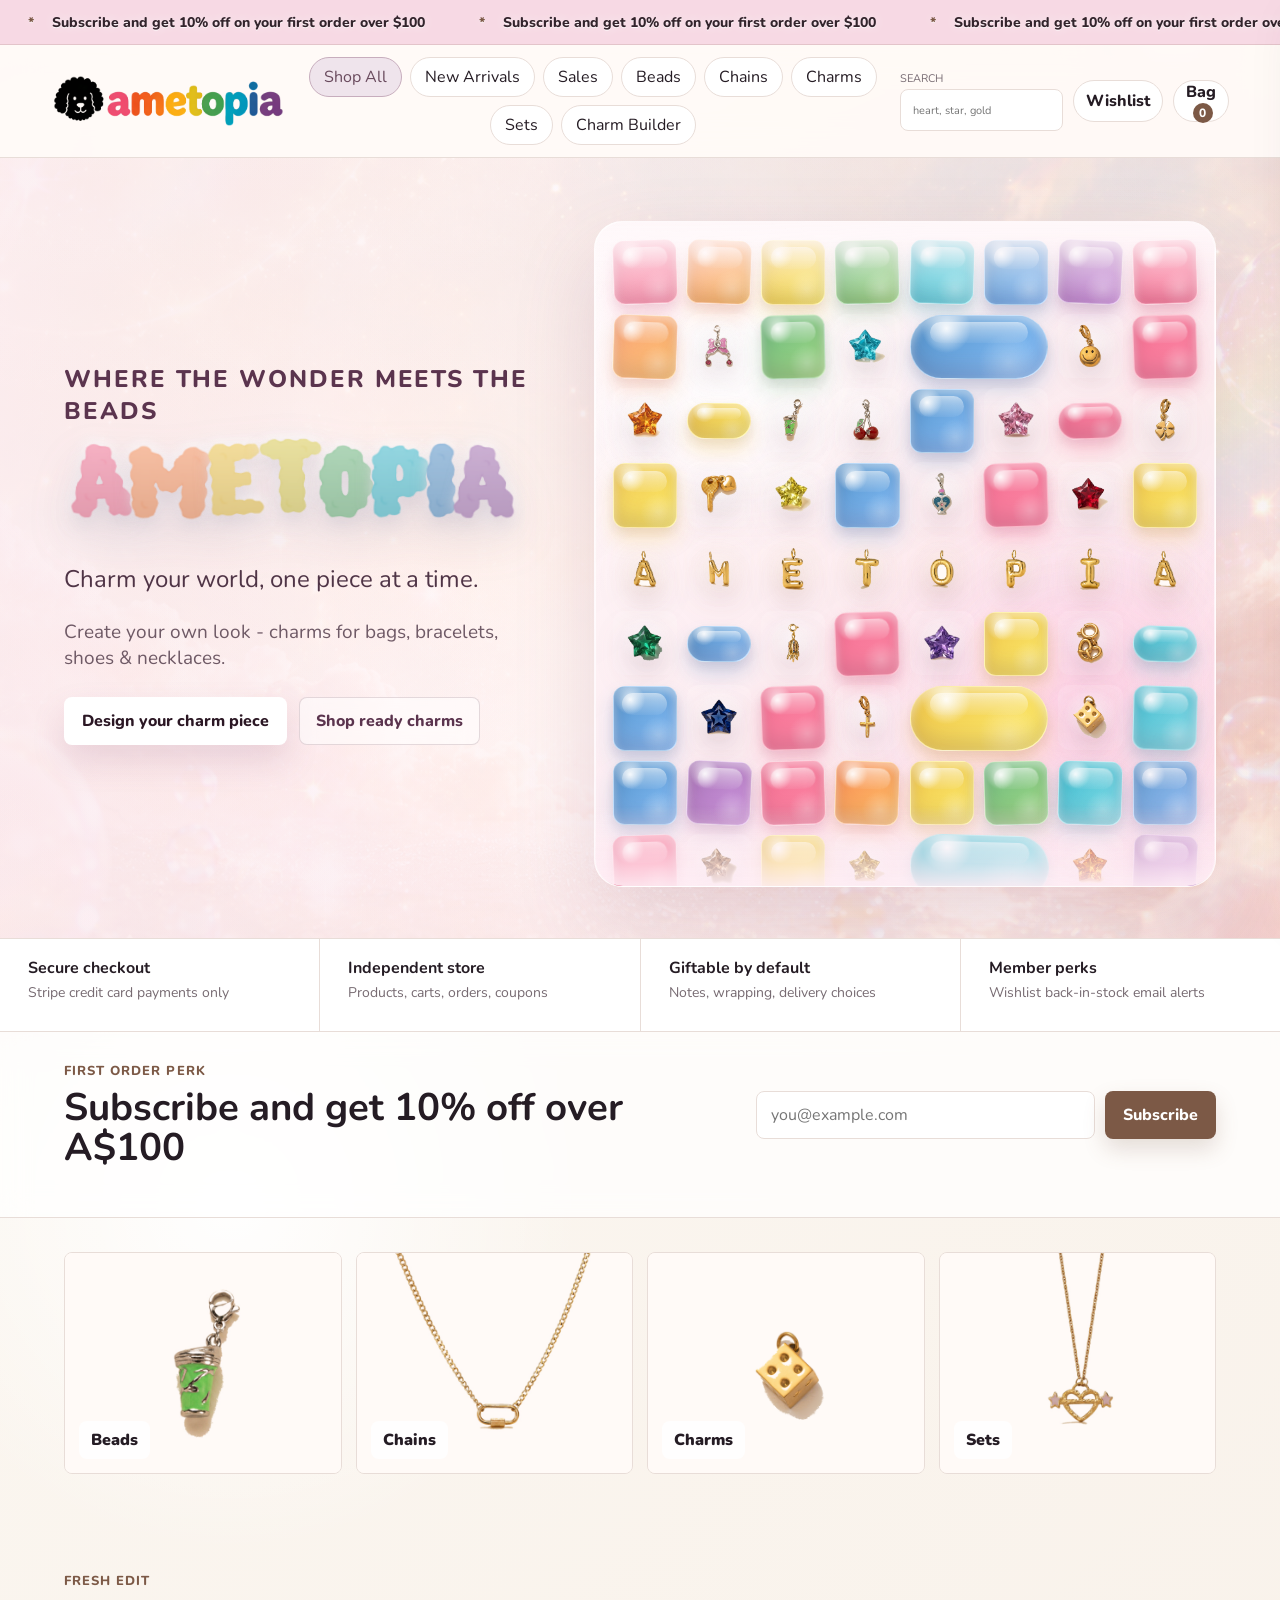
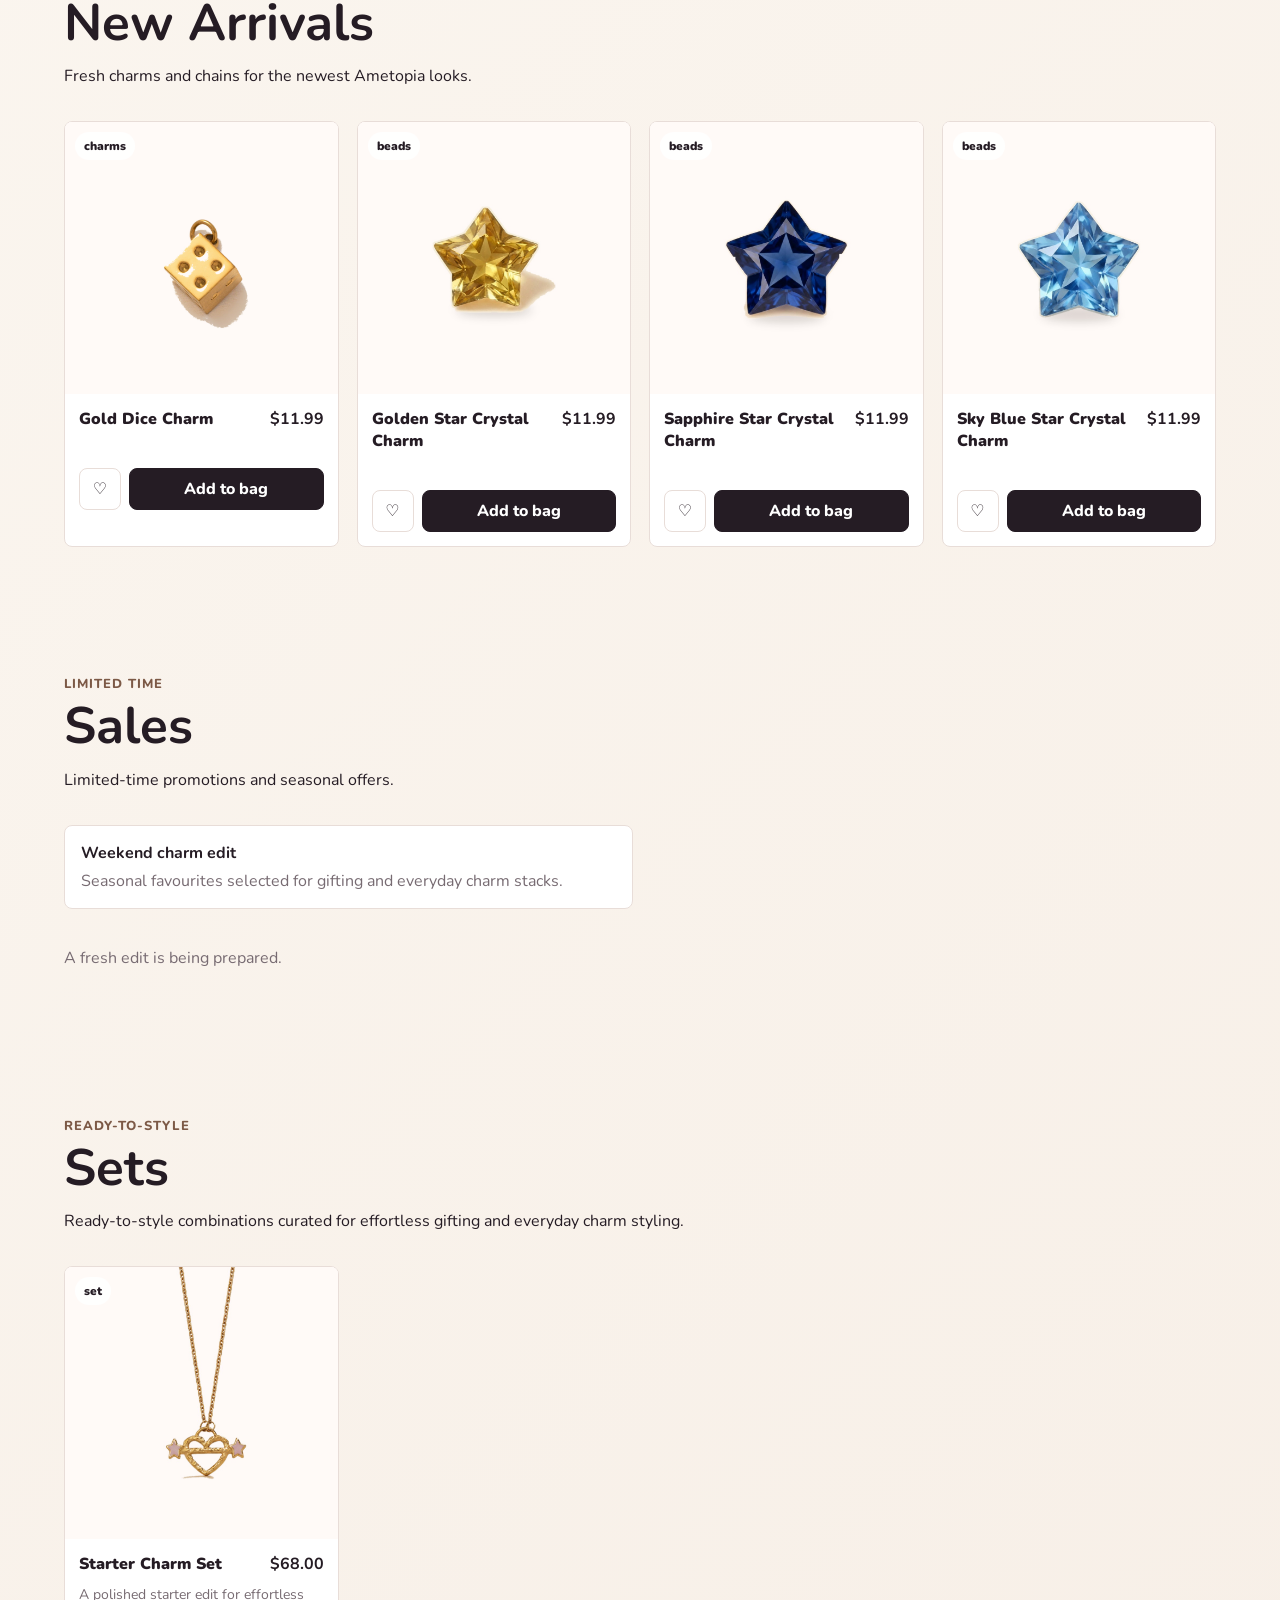
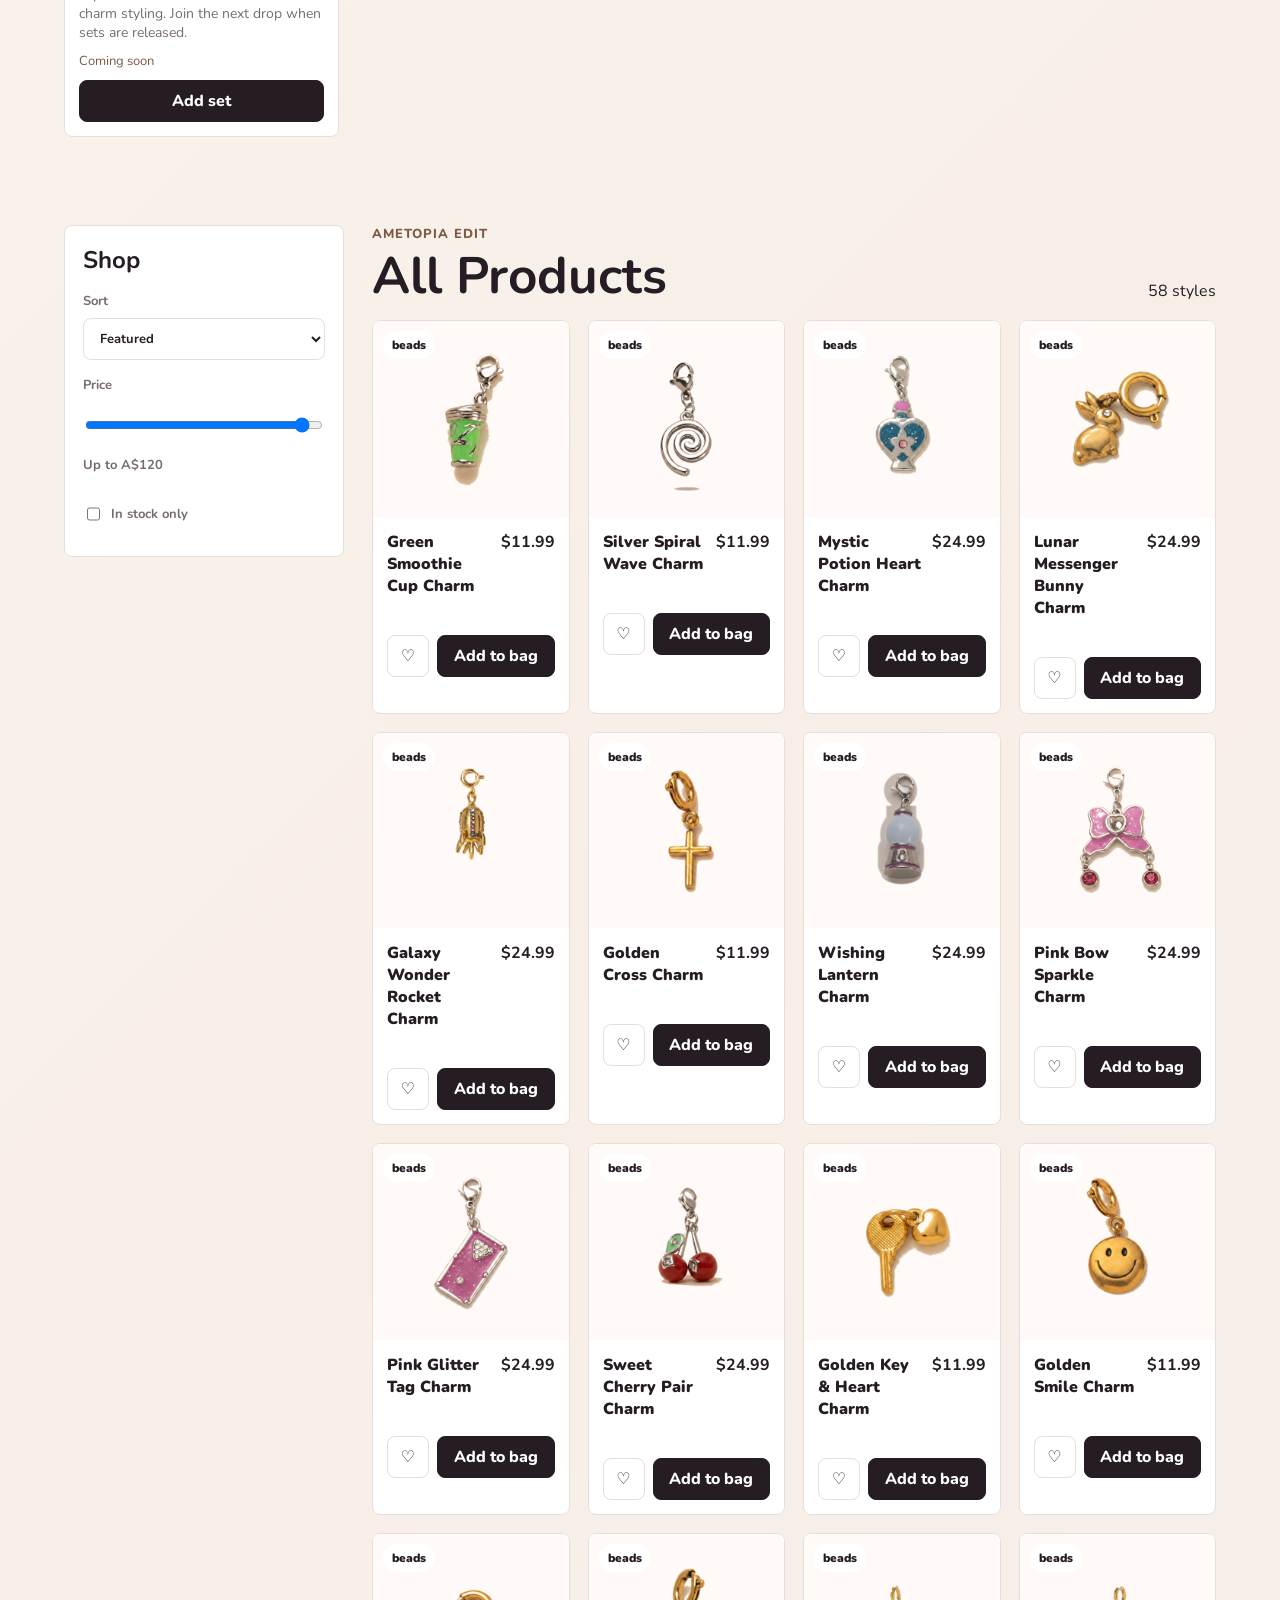
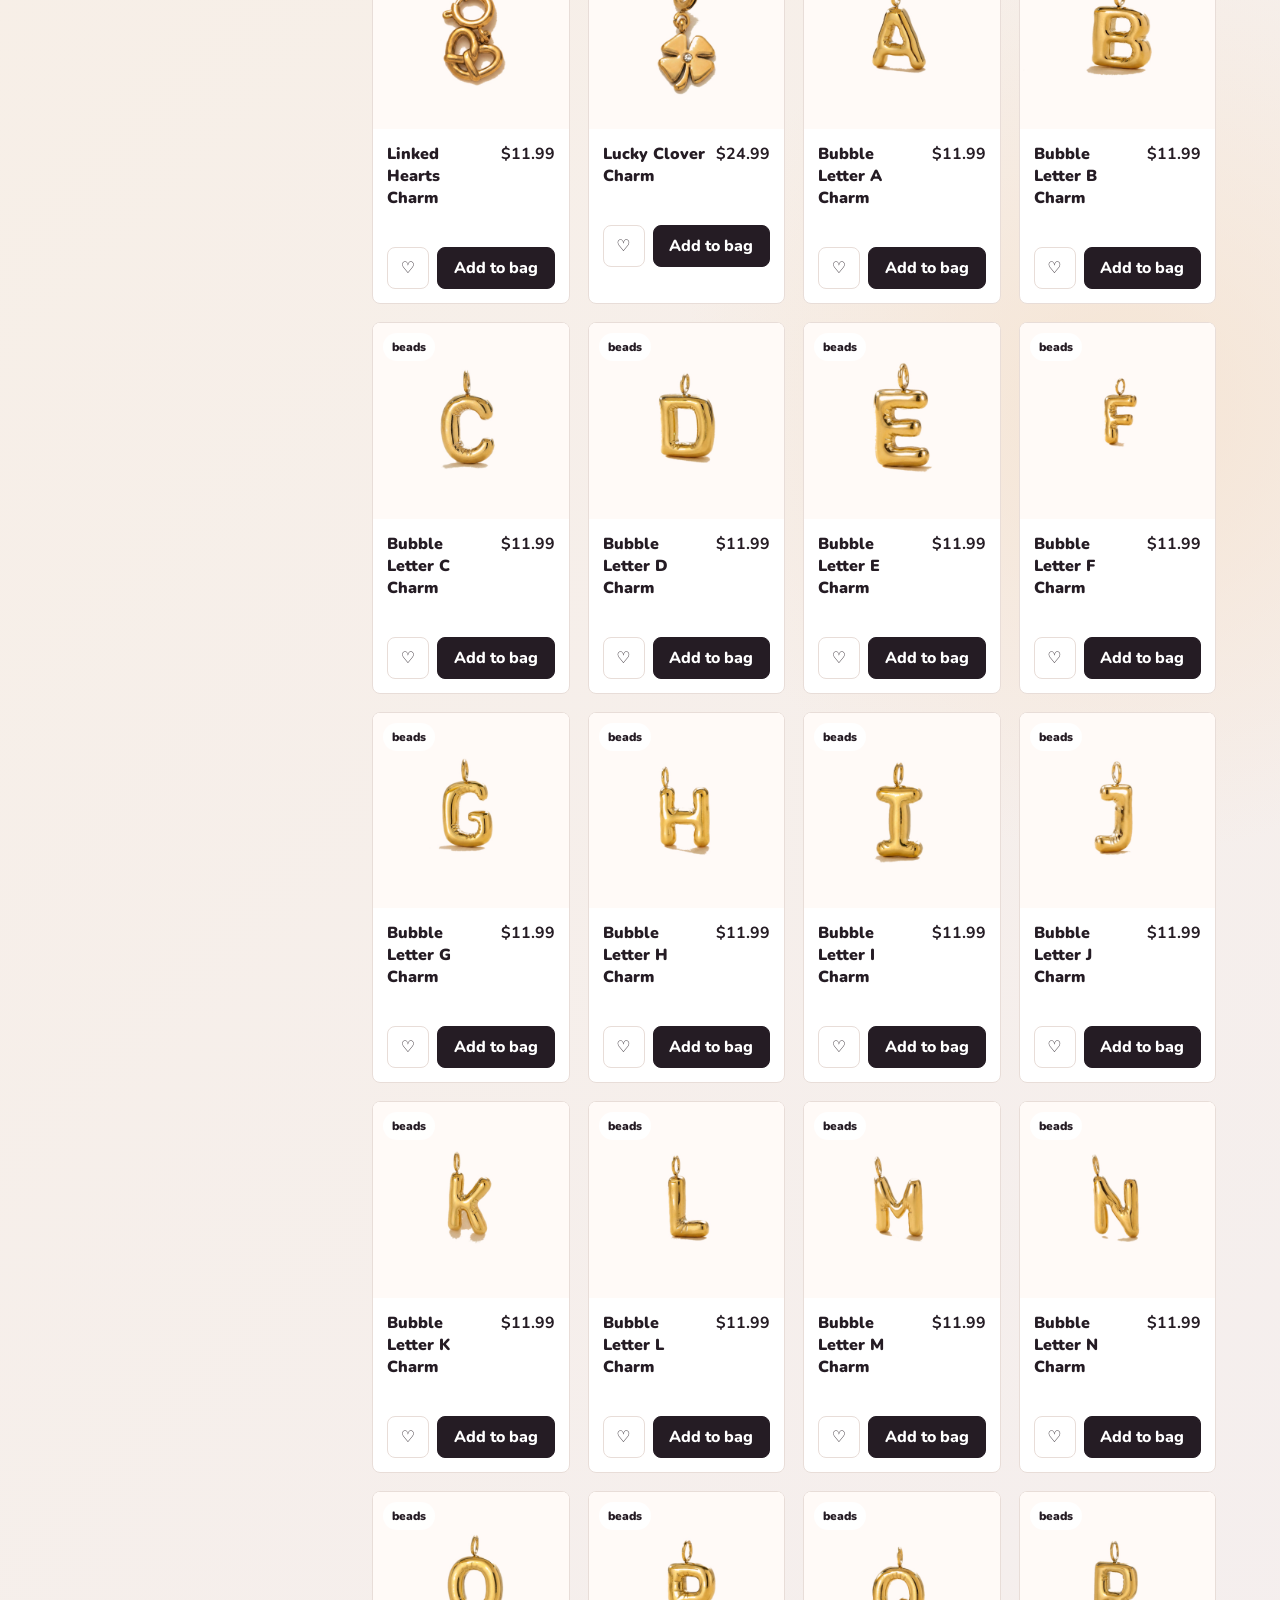
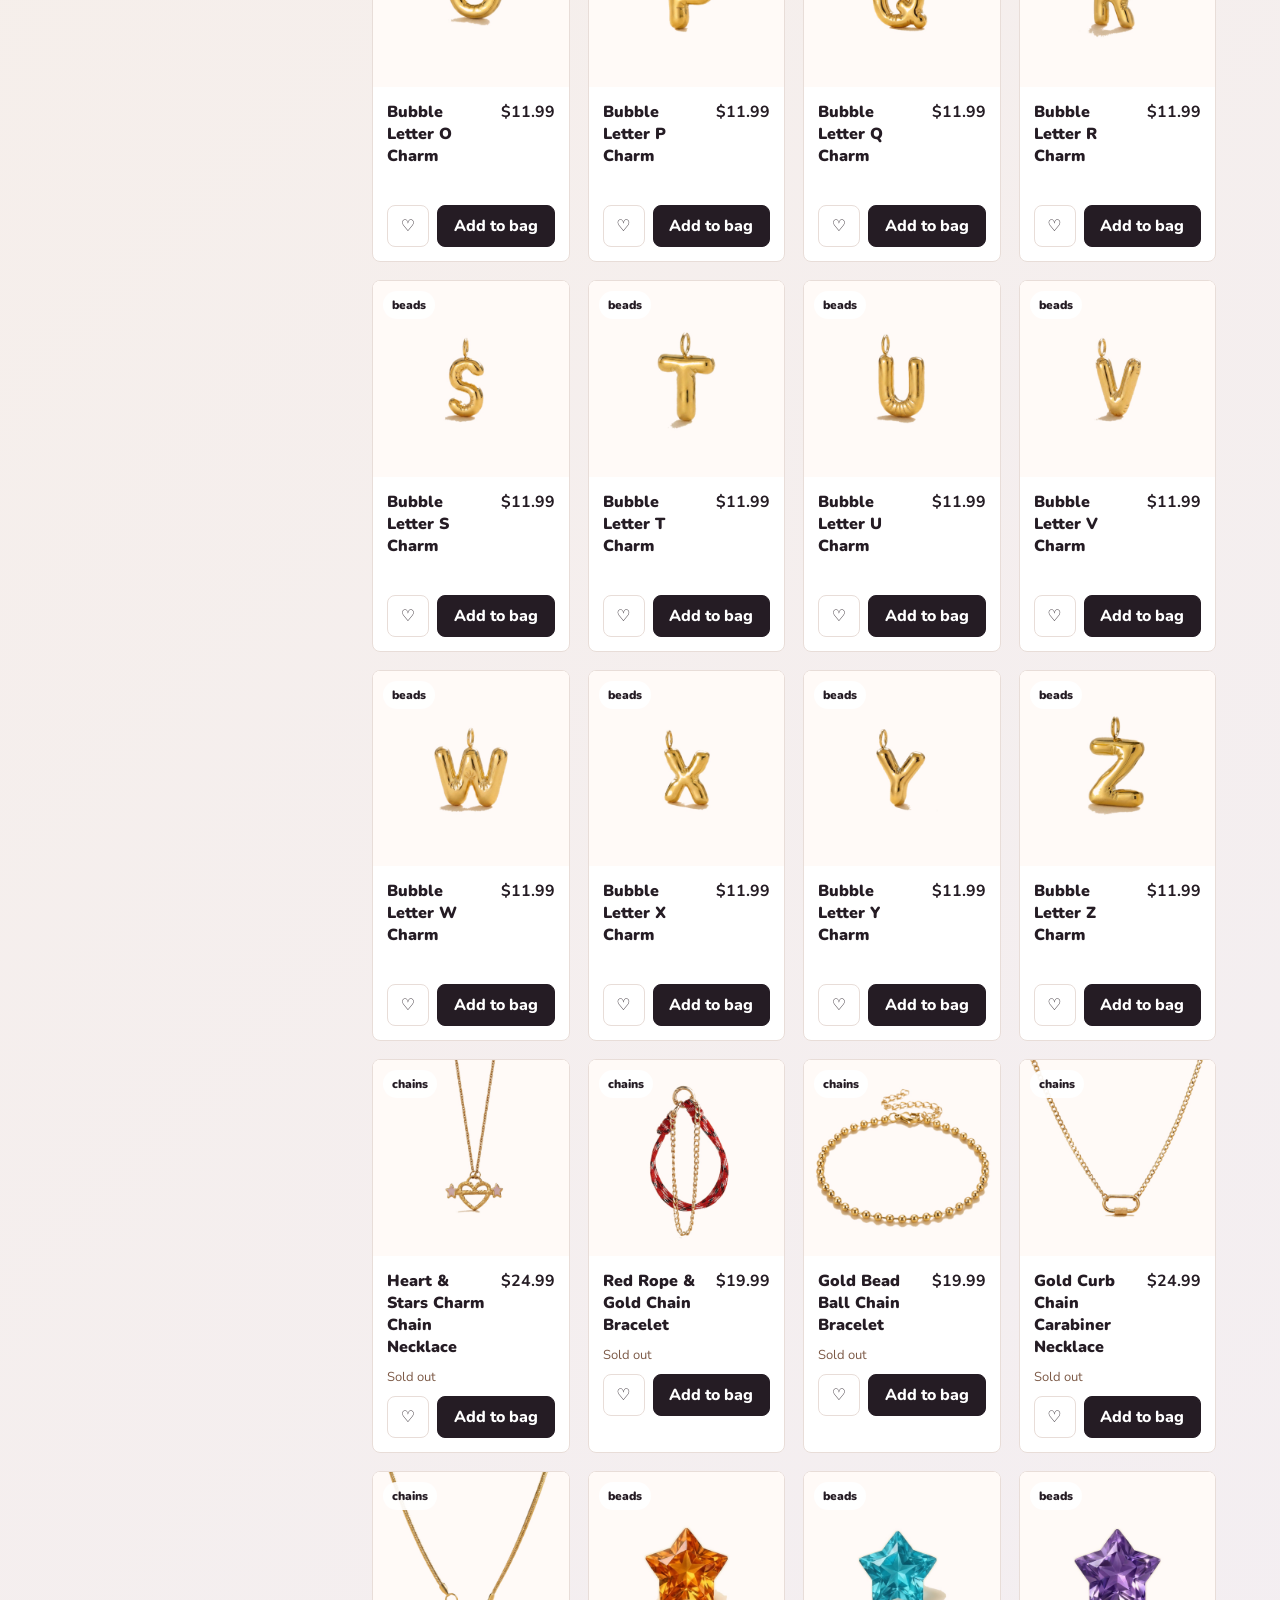
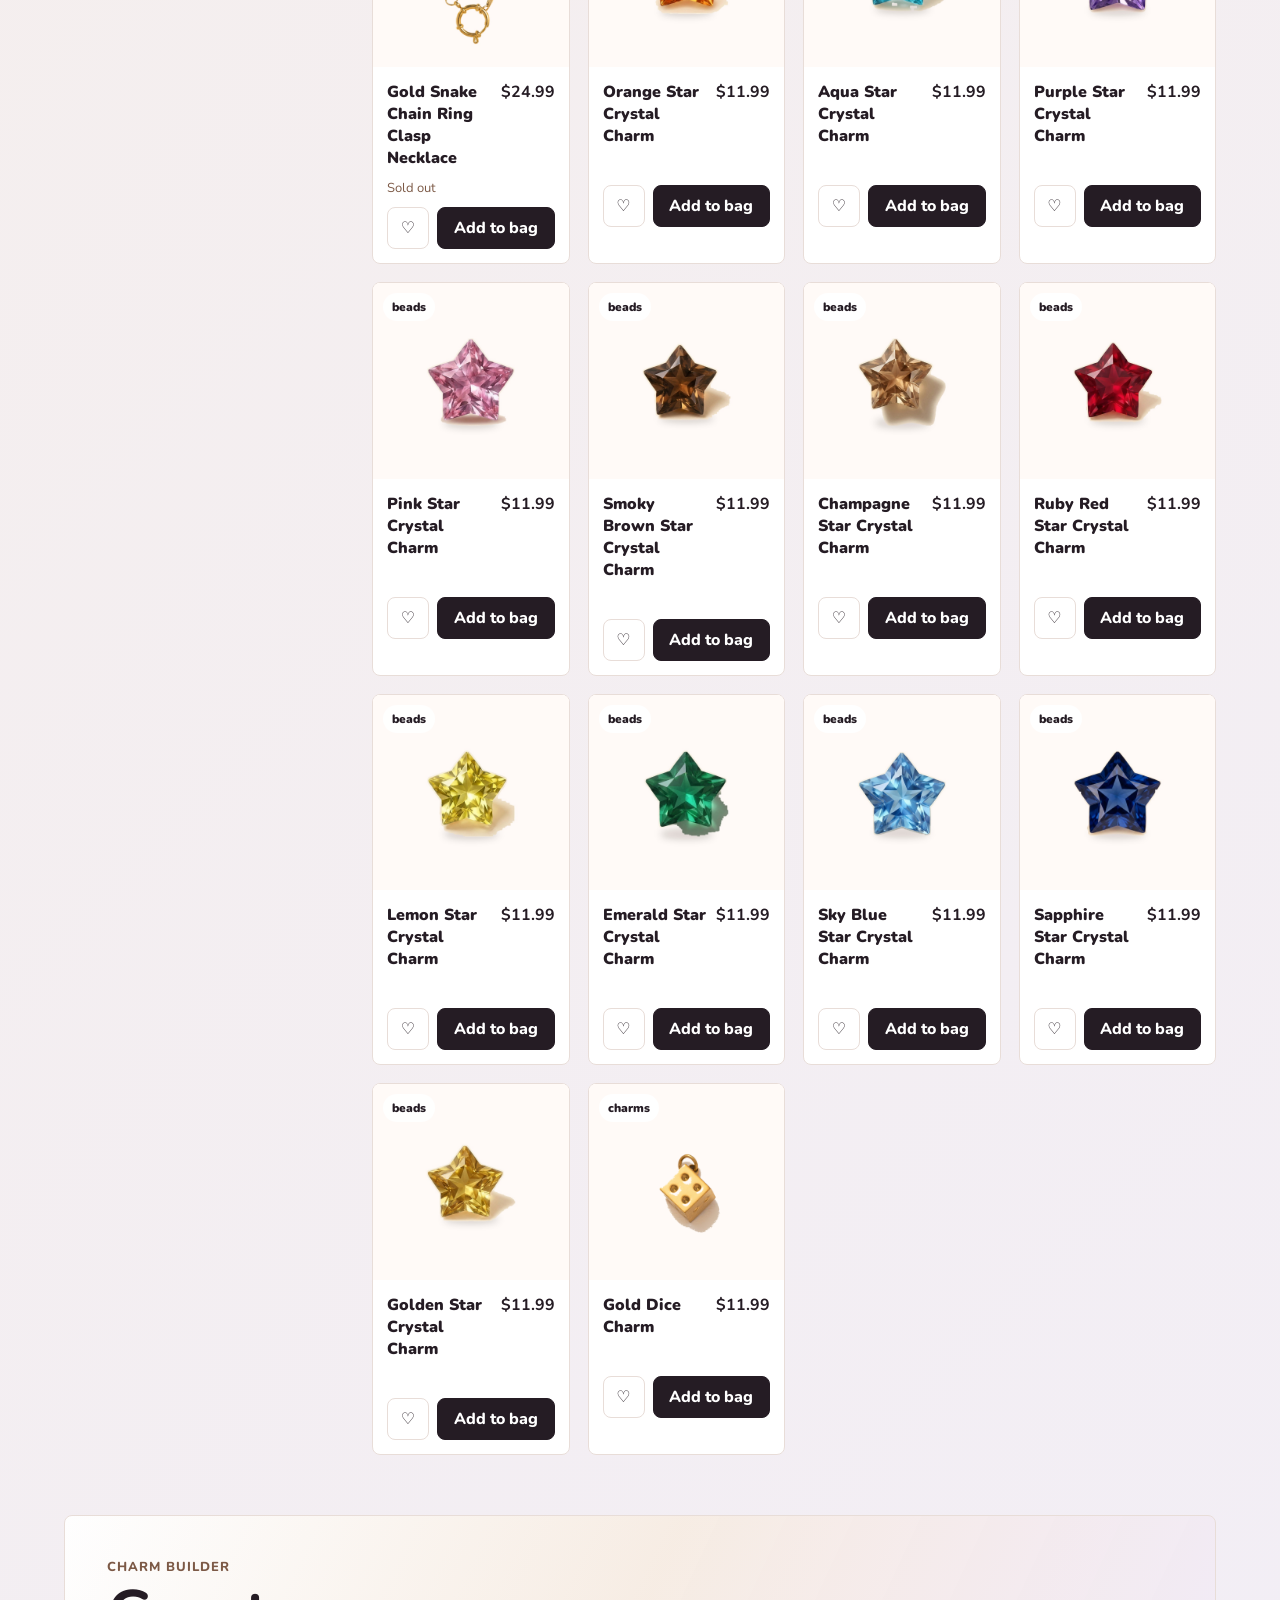
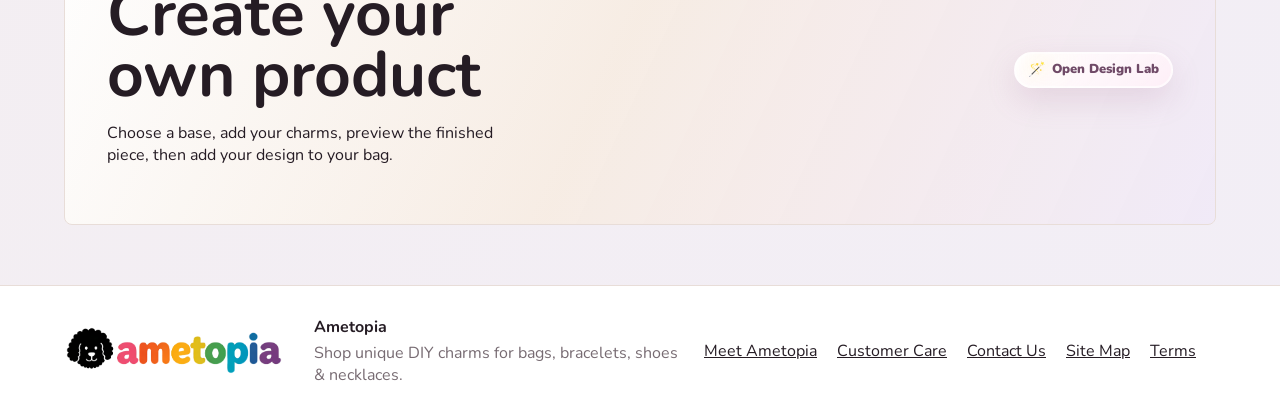
<file: index.html>
<!doctype html>
<html lang="en">
  <head>
    <meta charset="utf-8">
    <meta name="viewport" content="width=device-width, initial-scale=1">
    <title>Ametopia | DIY Charms for Bags, Bracelets, Shoes & Necklaces</title>
    <meta name="description" content="Shop unique DIY charms for bags, bracelets, shoes & necklaces. Personalize your accessories with Ametopia's curated charm collection.">
    <link rel="stylesheet" href="styles.css">
  </head>
  <body>
    <div class="announcement" aria-label="Ametopia announcements">
      <div class="announcement-track">
        <span>Subscribe and get 10% off on your first order over $100</span>
        <span>Subscribe and get 10% off on your first order over $100</span>
        <span>Subscribe and get 10% off on your first order over $100</span>
        <span>Subscribe and get 10% off on your first order over $100</span>
      </div>
    </div>

    <header class="site-header">
      <a class="brand" href="#home" aria-label="Ametopia home">
        <img src="assets/ametopia-logo-cropped.png" alt="Ametopia">
      </a>
      <nav class="nav" aria-label="Main navigation">
        <button data-filter="all">Shop All</button>
        <a href="#newArrivalsSection">New Arrivals</a>
        <a href="#salesSection">Sales</a>
        <button data-filter="Beads">Beads</button>
        <button data-filter="Chains">Chains</button>
        <button data-filter="Charms">Charms</button>
        <a href="#setsSection">Sets</a>
        <a href="builder.html">Charm Builder</a>
      </nav>
      <div class="header-actions">
        <label class="search">
          <span>Search</span>
          <input id="searchInput" type="search" placeholder="heart, star, gold">
        </label>
        <button class="icon-button" id="accountButton" aria-label="Account">Wishlist</button>
        <button class="icon-button" id="cartButton" aria-label="Cart">Bag <span id="cartCount">0</span></button>
      </div>
    </header>

    <main id="home">
      <section class="hero">
        <div class="hero-copy">
          <p class="kicker">WHERE THE WONDER MEETS THE BEADS</p>
          <h1 class="rainbow-word" aria-label="Ametopia">
            <img src="assets/hero-cloud-letters/ametopia-cloud-a1.png" alt="" aria-hidden="true">
            <img src="assets/hero-cloud-letters/ametopia-cloud-m.png" alt="" aria-hidden="true">
            <img src="assets/hero-cloud-letters/ametopia-cloud-e.png" alt="" aria-hidden="true">
            <img src="assets/hero-cloud-letters/ametopia-cloud-t.png" alt="" aria-hidden="true">
            <img src="assets/hero-cloud-letters/ametopia-cloud-o.png" alt="" aria-hidden="true">
            <img src="assets/hero-cloud-letters/ametopia-cloud-p.png" alt="" aria-hidden="true">
            <img src="assets/hero-cloud-letters/ametopia-cloud-i.png" alt="" aria-hidden="true">
            <img src="assets/hero-cloud-letters/ametopia-cloud-a2.png" alt="" aria-hidden="true">
          </h1>
          <p>Charm your world, one piece at a time.</p>
          <p class="hero-subcopy">Create your own look - charms for bags, bracelets, shoes & necklaces.</p>
          <div class="hero-actions">
          <a class="primary-link" href="builder.html">Design your charm piece</a>
          <a class="secondary-link" href="#shop">Shop ready charms</a>
          </div>
        </div>
        <div class="charm-board" aria-label="Ametopia charm board">
          <div class="board-track">
            <div class="board-grid">
              <span class="board-key"></span><span class="board-key"></span><span class="board-key"></span><span class="board-key"></span><span class="board-key"></span><span class="board-key"></span><span class="board-key"></span><span class="board-key"></span>
              <span class="board-key"></span><img class="board-charm" src="assets/products/cutouts/pink-bow-sparkle-charm.png" alt="Pink Bow Sparkle Charm"><span class="board-key"></span><img class="board-charm" src="assets/products/cutouts/aqua-star-crystal-charm.png" alt="Aqua Star Crystal Charm"><span class="board-key wide"></span><img class="board-charm" src="assets/products/cutouts/golden-smile-charm.png" alt="Golden Smile Charm"><span class="board-key"></span>
              <img class="board-charm" src="assets/products/cutouts/orange-star-crystal-charm.png" alt="Orange Star Crystal Charm"><span class="board-key pill"></span><img class="board-charm" src="assets/products/cutouts/green-smoothie-cup-charm.png" alt="Green Smoothie Cup Charm"><img class="board-charm" src="assets/products/cutouts/sweet-cherry-pair-charm.png" alt="Sweet Cherry Pair Charm"><span class="board-key"></span><img class="board-charm" src="assets/products/cutouts/pink-star-crystal-charm.png" alt="Pink Star Crystal Charm"><span class="board-key pill"></span><img class="board-charm" src="assets/products/cutouts/lucky-clover-charm.png" alt="Lucky Clover Charm">
              <span class="board-key"></span><img class="board-charm" src="assets/products/cutouts/golden-key-heart-charm.png" alt="Golden Key Heart Charm"><img class="board-charm" src="assets/products/cutouts/lemon-star-crystal-charm.png" alt="Lemon Star Crystal Charm"><span class="board-key"></span><img class="board-charm" src="assets/products/cutouts/mystic-potion-heart-charm.png" alt="Mystic Potion Heart Charm"><span class="board-key"></span><img class="board-charm" src="assets/products/cutouts/ruby-red-star-crystal-charm.png" alt="Ruby Red Star Crystal Charm"><span class="board-key"></span>
              <img class="board-charm brand-letter" src="assets/products/cutouts/bubble-letter-a-charm.png" alt="Bubble Letter A Charm"><img class="board-charm brand-letter" src="assets/products/cutouts/bubble-letter-m-charm.png" alt="Bubble Letter M Charm"><img class="board-charm brand-letter" src="assets/products/cutouts/bubble-letter-e-charm.png" alt="Bubble Letter E Charm"><img class="board-charm brand-letter" src="assets/products/cutouts/bubble-letter-t-charm.png" alt="Bubble Letter T Charm"><img class="board-charm brand-letter" src="assets/products/cutouts/bubble-letter-o-charm.png" alt="Bubble Letter O Charm"><img class="board-charm brand-letter" src="assets/products/cutouts/bubble-letter-p-charm.png" alt="Bubble Letter P Charm"><img class="board-charm brand-letter" src="assets/products/cutouts/bubble-letter-i-charm.png" alt="Bubble Letter I Charm"><img class="board-charm brand-letter" src="assets/products/cutouts/bubble-letter-a-charm.png" alt="Bubble Letter A Charm">
              <img class="board-charm" src="assets/products/cutouts/emerald-star-crystal-charm.png" alt="Emerald Star Crystal Charm"><span class="board-key pill"></span><img class="board-charm" src="assets/products/cutouts/galaxy-wonder-rocket-charm.png" alt="Galaxy Wonder Rocket Charm"><span class="board-key"></span><img class="board-charm" src="assets/products/cutouts/purple-star-crystal-charm.png" alt="Purple Star Crystal Charm"><span class="board-key"></span><img class="board-charm" src="assets/products/cutouts/linked-hearts-charm.png" alt="Linked Hearts Charm"><span class="board-key pill"></span>
              <span class="board-key"></span><img class="board-charm" src="assets/products/cutouts/sapphire-star-crystal-charm.png" alt="Sapphire Star Crystal Charm"><span class="board-key"></span><img class="board-charm" src="assets/products/cutouts/golden-cross-charm.png" alt="Golden Cross Charm"><span class="board-key wide"></span><img class="board-charm" src="assets/products/cutouts/gold-dice-charm.png" alt="Gold Dice Charm"><span class="board-key"></span>
              <span class="board-key"></span><span class="board-key"></span><span class="board-key"></span><span class="board-key"></span><span class="board-key"></span><span class="board-key"></span><span class="board-key"></span><span class="board-key"></span>
            </div>
            <div class="board-grid" aria-hidden="true">
              <span class="board-key"></span><img class="board-charm" src="assets/products/cutouts/champagne-star-crystal-charm.png" alt=""><span class="board-key"></span><img class="board-charm" src="assets/products/cutouts/golden-star-crystal-charm.png" alt=""><span class="board-key wide"></span><img class="board-charm" src="assets/products/cutouts/orange-star-crystal-charm.png" alt=""><span class="board-key"></span>
              <img class="board-charm" src="assets/products/cutouts/linked-hearts-charm.png" alt=""><span class="board-key pill"></span><img class="board-charm" src="assets/products/cutouts/pink-bow-sparkle-charm.png" alt=""><img class="board-charm" src="assets/products/cutouts/aqua-star-crystal-charm.png" alt=""><span class="board-key"></span><img class="board-charm" src="assets/products/cutouts/golden-smile-charm.png" alt=""><span class="board-key pill"></span><img class="board-charm" src="assets/products/cutouts/ruby-red-star-crystal-charm.png" alt="">
              <span class="board-key"></span><img class="board-charm" src="assets/products/cutouts/sweet-cherry-pair-charm.png" alt=""><img class="board-charm" src="assets/products/cutouts/lucky-clover-charm.png" alt=""><span class="board-key"></span><img class="board-charm" src="assets/products/cutouts/green-smoothie-cup-charm.png" alt=""><span class="board-key"></span><img class="board-charm" src="assets/products/cutouts/lemon-star-crystal-charm.png" alt=""><span class="board-key"></span>
              <img class="board-charm brand-letter" src="assets/products/cutouts/bubble-letter-a-charm.png" alt=""><img class="board-charm brand-letter" src="assets/products/cutouts/bubble-letter-m-charm.png" alt=""><img class="board-charm brand-letter" src="assets/products/cutouts/bubble-letter-e-charm.png" alt=""><img class="board-charm brand-letter" src="assets/products/cutouts/bubble-letter-t-charm.png" alt=""><img class="board-charm brand-letter" src="assets/products/cutouts/bubble-letter-o-charm.png" alt=""><img class="board-charm brand-letter" src="assets/products/cutouts/bubble-letter-p-charm.png" alt=""><img class="board-charm brand-letter" src="assets/products/cutouts/bubble-letter-i-charm.png" alt=""><img class="board-charm brand-letter" src="assets/products/cutouts/bubble-letter-a-charm.png" alt="">
              <img class="board-charm" src="assets/products/cutouts/smoky-brown-star-crystal-charm.png" alt=""><span class="board-key pill"></span><img class="board-charm" src="assets/products/cutouts/mystic-potion-heart-charm.png" alt=""><span class="board-key"></span><img class="board-charm" src="assets/products/cutouts/sky-blue-star-crystal-charm.png" alt=""><span class="board-key"></span><img class="board-charm" src="assets/products/cutouts/gold-dice-charm.png" alt=""><span class="board-key pill"></span>
              <span class="board-key"></span><img class="board-charm" src="assets/products/cutouts/purple-star-crystal-charm.png" alt=""><span class="board-key"></span><img class="board-charm" src="assets/products/cutouts/golden-key-heart-charm.png" alt=""><span class="board-key wide"></span><img class="board-charm" src="assets/products/cutouts/galaxy-wonder-rocket-charm.png" alt=""><span class="board-key"></span>
              <span class="board-key"></span><span class="board-key"></span><span class="board-key"></span><span class="board-key"></span><span class="board-key"></span><span class="board-key"></span><span class="board-key"></span><span class="board-key"></span>
              <span class="board-key"></span><span class="board-key"></span><span class="board-key"></span><span class="board-key"></span><span class="board-key"></span><span class="board-key"></span><span class="board-key"></span><span class="board-key"></span>
            </div>
          </div>
        </div>
      </section>

      <section class="service-strip" aria-label="Store promises">
        <div><strong>Secure checkout</strong><span>Stripe credit card payments only</span></div>
        <div><strong>Independent store</strong><span>Products, carts, orders, coupons</span></div>
        <div><strong>Giftable by default</strong><span>Notes, wrapping, delivery choices</span></div>
        <div><strong>Member perks</strong><span>Wishlist back-in-stock email alerts</span></div>
      </section>

      <section class="subscribe-band" id="subscribe">
        <div>
          <p class="kicker">First order perk</p>
          <h2>Subscribe and get 10% off over A$100</h2>
        </div>
        <form id="subscribeForm">
          <input type="email" name="email" placeholder="you@example.com" required>
          <button class="primary-button" type="submit">Subscribe</button>
        </form>
        <p id="subscribeMessage"></p>
      </section>

      <section class="category-band">
        <button data-filter="Beads"><img src="assets/products/uniform/green-smoothie-cup-charm.jpg" alt=""><span>Beads</span></button>
        <button data-filter="Chains"><img src="assets/products/uniform/gold-curb-chain-carabiner-necklace.jpg" alt=""><span>Chains</span></button>
        <button data-filter="Charms"><img src="assets/products/uniform/gold-dice-charm.jpg" alt=""><span>Charms</span></button>
        <a href="#setsSection"><img src="assets/products/uniform/heart-stars-charm-chain-necklace.jpg" alt=""><span>Sets</span></a>
      </section>

      <section class="featured-section" id="newArrivalsSection">
        <div class="section-heading">
          <div>
            <p class="kicker">Fresh edit</p>
            <h2>New Arrivals</h2>
            <p class="section-copy">Fresh charms and chains for the newest Ametopia looks.</p>
          </div>
        </div>
        <div class="product-grid" id="newArrivalsGrid"></div>
      </section>

      <section class="featured-section" id="salesSection">
        <div class="section-heading">
          <div>
            <p class="kicker">Limited time</p>
            <h2>Sales</h2>
            <p class="section-copy">Limited-time promotions and seasonal offers.</p>
          </div>
        </div>
        <div class="sale-promo-grid" id="salesPromoPanel"></div>
        <div class="product-grid" id="salesGrid"></div>
      </section>

      <section class="featured-section" id="setsSection">
        <div class="section-heading">
          <div>
            <p class="kicker">Ready-to-style</p>
            <h2 id="setsTitle">Sets</h2>
            <p class="section-copy" id="setsCopy">Ready-to-style combinations curated for effortless gifting and everyday charm styling.</p>
          </div>
        </div>
        <div class="product-grid" id="setsGrid"></div>
      </section>

      <div id="customSections"></div>

      <section id="shop" class="shop-shell">
        <aside class="filters" aria-label="Product filters">
          <h2>Shop</h2>
          <label>Sort
            <select id="sortSelect">
              <option value="featured">Featured</option>
              <option value="new">Newest</option>
              <option value="low">Price: low to high</option>
              <option value="high">Price: high to low</option>
            </select>
          </label>
          <label>Price
            <input id="priceRange" type="range" min="20" max="120" value="120">
            <span id="priceLabel">Up to A$120</span>
          </label>
          <label class="check"><input id="inStockOnly" type="checkbox"> In stock only</label>
        </aside>
        <div class="product-area">
          <div class="section-heading">
            <div>
              <p class="kicker">Ametopia edit</p>
              <h2 id="collectionTitle">All Jewelry</h2>
            </div>
            <span id="resultCount"></span>
          </div>
          <div class="product-grid" id="productGrid"></div>
        </div>
      </section>

      <section id="custom" class="builder">
        <div>
          <p class="kicker">Charm builder</p>
          <h2>Create your own product</h2>
          <p>Choose a base, add your charms, preview the finished piece, then add your design to your bag.</p>
        </div>
        <a class="primary-link builder-effect-link" href="builder.html" data-builder-effect>Open Design Lab</a>
      </section>

    </main>

    <footer>
      <img src="assets/ametopia-logo-cropped.png" alt="Ametopia">
      <div>
        <strong>Ametopia</strong>
        <p>Shop unique DIY charms for bags, bracelets, shoes & necklaces.</p>
      </div>
      <a href="about.html">Meet Ametopia</a>
      <a href="customer-care.html">Customer Care</a>
      <a href="contact.html">Contact Us</a>
      <a href="sitemap.html">Site Map</a>
      <a href="terms.html">Terms</a>
    </footer>

    <dialog id="productDialog"></dialog>
    <aside class="drawer" id="cartDrawer" aria-hidden="true">
      <div class="drawer-head">
        <h2>Your bag</h2>
        <button class="icon-button" id="closeCart" type="button" aria-label="Close cart">×</button>
      </div>
      <div id="cartItems"></div>
      <div class="cart-summary">
        <div class="free-shipping-progress" id="freeShippingProgress"></div>
        <label>Promo code
          <input id="promoInput" placeholder="AME10">
        </label>
        <label>Post option
          <select data-delivery-select id="cartDeliverySelect"></select>
        </label>
        <div><span>Subtotal</span><strong id="subtotal">$0</strong></div>
        <div><span>Discount</span><strong id="discount">$0</strong></div>
        <div><span>Shipping</span><strong id="shipping">$0</strong></div>
        <div><span>Tax</span><strong id="tax">$0</strong></div>
        <div class="total"><span>Total</span><strong id="total">$0</strong></div>
        <button class="primary-button" id="checkoutButton">Checkout</button>
      </div>
    </aside>
    <div class="scrim" id="scrim"></div>

    <dialog id="checkoutDialog">
      <form method="dialog" id="checkoutForm" class="checkout">
        <button class="icon-button close-dialog" type="button" aria-label="Close">×</button>
        <h2>Checkout</h2>
        <div class="checkout-grid">
          <label>Email<input required type="email" name="email" placeholder="you@example.com"></label>
          <label>Name<input required name="name" placeholder="Ametopia Customer"></label>
          <label>Address<input required name="address" placeholder="Street, city, state"></label>
          <label>Post option<select name="delivery" data-delivery-select></select></label>
          <label>Payment provider<input name="paymentProvider" value="Stripe - credit card only" readonly></label>
          <label>Gift note<input name="note" placeholder="Optional"></label>
        </div>
        <p class="payment-note">Credit card payments are processed through Stripe. Ametopia does not offer PayPal.</p>
        <div class="card-fields">
          <label>Card number<input required name="cardNumber" inputmode="numeric" autocomplete="cc-number" maxlength="19" placeholder="4242 4242 4242 4242"></label>
          <label>Expiry<input required name="cardExpiry" autocomplete="cc-exp" placeholder="MM / YY"></label>
          <label>CVC<input required name="cardCvc" inputmode="numeric" autocomplete="cc-csc" maxlength="4" placeholder="123"></label>
        </div>
        <button class="primary-button" type="submit">Place order</button>
      </form>
    </dialog>

    <dialog id="accountDialog">
      <form method="dialog" id="accountForm" class="account-form">
        <button class="icon-button close-dialog" type="button" aria-label="Close">×</button>
        <h2>Ametopia account</h2>
        <label>Email<input required type="email" name="email" placeholder="you@example.com"></label>
        <label>Name<input required name="name" placeholder="Your name"></label>
        <button class="primary-button" type="submit">Save account</button>
        <div id="accountState"></div>
      </form>
    </dialog>

    <dialog id="imageZoomDialog" class="image-zoom-dialog"></dialog>

    <script src="products-data.js"></script>
    <script src="app.js"></script>
  </body>
</html>
</file>
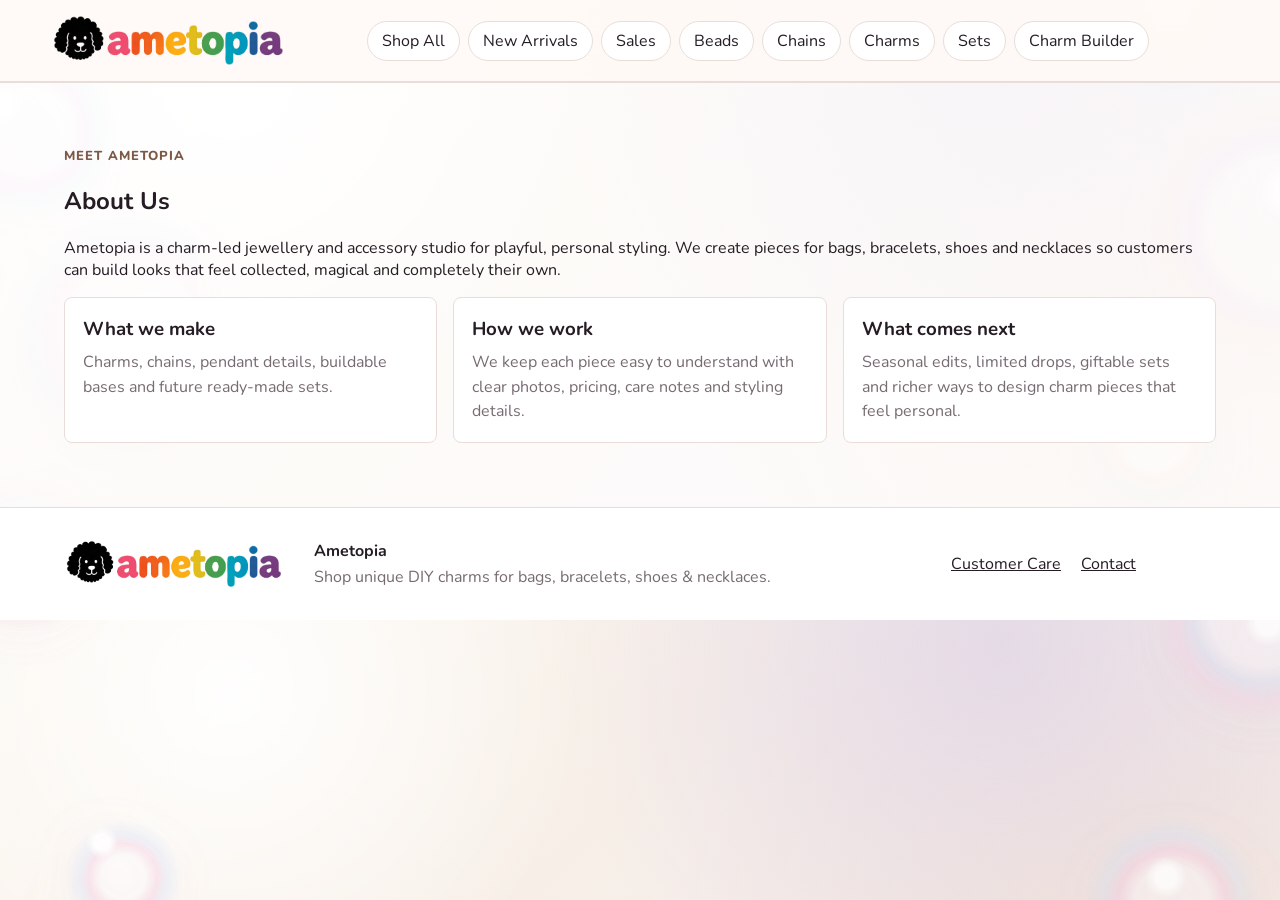
<file: about.html>
<!doctype html>
<html lang="en">
  <head>
    <meta charset="utf-8">
    <meta name="viewport" content="width=device-width, initial-scale=1">
    <title>Meet Ametopia | About Us</title>
    <link rel="stylesheet" href="styles.css">
  </head>
  <body>
    <header class="site-header">
      <a class="brand" href="index.html#home" aria-label="Ametopia home"><img src="assets/ametopia-logo-cropped.png" alt="Ametopia"></a>
      <nav class="nav" aria-label="Main navigation">
        <a href="index.html?filter=all#shop">Shop All</a>
        <a href="index.html#newArrivalsSection">New Arrivals</a>
        <a href="index.html#salesSection">Sales</a>
        <a href="index.html?filter=Beads#shop">Beads</a>
        <a href="index.html?filter=Chains#shop">Chains</a>
        <a href="index.html?filter=Charms#shop">Charms</a>
        <a href="index.html#setsSection">Sets</a>
        <a href="builder.html">Charm Builder</a>
      </nav>
    </header>
    <main class="content-page">
      <section class="terms-panel standalone-page">
        <p class="kicker">Meet Ametopia</p>
        <h1>About Us</h1>
        <p>Ametopia is a charm-led jewellery and accessory studio for playful, personal styling. We create pieces for bags, bracelets, shoes and necklaces so customers can build looks that feel collected, magical and completely their own.</p>
        <div class="terms-grid">
          <article><h3>What we make</h3><p>Charms, chains, pendant details, buildable bases and future ready-made sets.</p></article>
          <article><h3>How we work</h3><p>We keep each piece easy to understand with clear photos, pricing, care notes and styling details.</p></article>
          <article><h3>What comes next</h3><p>Seasonal edits, limited drops, giftable sets and richer ways to design charm pieces that feel personal.</p></article>
        </div>
      </section>
    </main>
    <footer>
      <img src="assets/ametopia-logo-cropped.png" alt="Ametopia">
      <div><strong>Ametopia</strong><p>Shop unique DIY charms for bags, bracelets, shoes & necklaces.</p></div>
      <a href="customer-care.html">Customer Care</a>
      <a href="contact.html">Contact</a>
    </footer>
  </body>
</html>
</file>
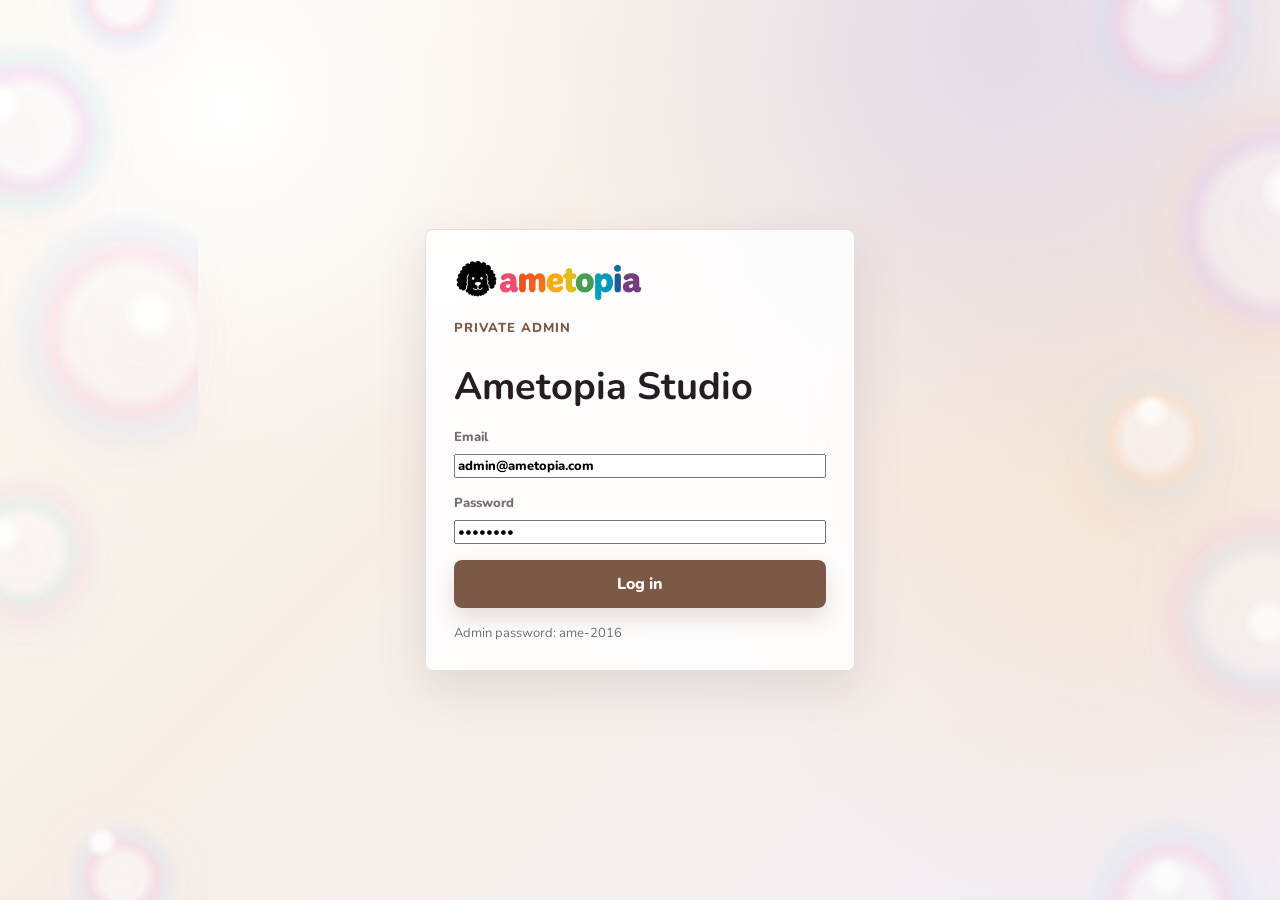
<file: admin.html>
<!doctype html>
<html lang="en">
  <head>
    <meta charset="utf-8">
    <meta name="viewport" content="width=device-width, initial-scale=1">
    <title>Ametopia Admin</title>
    <meta name="robots" content="noindex">
    <link rel="stylesheet" href="styles.css">
  </head>
  <body class="admin-body">
    <main class="admin-login" id="loginPanel">
      <form id="adminLoginForm">
        <img src="assets/ametopia-logo-cropped.png" alt="Ametopia">
        <p class="kicker">Private admin</p>
        <h1>Ametopia Studio</h1>
        <label>Email
          <input type="email" name="email" value="admin@ametopia.com" required>
        </label>
        <label>Password
          <input type="password" name="password" value="ame-2016" required>
        </label>
        <button class="primary-button" type="submit">Log in</button>
        <p class="admin-hint">Admin password: ame-2016</p>
      </form>
    </main>

    <main class="admin-dashboard" id="adminDashboard" hidden>
      <header class="admin-topbar">
        <a class="brand" href="index.html" aria-label="Ametopia storefront">
          <img src="assets/ametopia-logo-cropped.png" alt="Ametopia">
        </a>
        <div>
          <p class="kicker">Ametopia Studio</p>
          <h1>Operations</h1>
        </div>
        <nav class="nav admin-section-nav" aria-label="Admin navigation">
          <button type="button" data-admin-tab="overview">Overview</button>
          <button type="button" data-admin-tab="products">Products</button>
          <button type="button" data-admin-tab="orders">Orders</button>
          <button type="button" data-admin-tab="promotions">Promotions</button>
          <button type="button" data-admin-tab="builder">Builder</button>
          <button type="button" data-admin-tab="content">Content</button>
          <a href="index.html">Storefront</a>
        </nav>
        <button class="secondary-button" id="logoutButton">Log out</button>
      </header>

      <section class="admin">
        <div class="section-heading">
          <div>
            <p class="kicker">Independent operations</p>
            <h2>Dashboard</h2>
          </div>
          <button class="secondary-button" type="button" data-export>Export data</button>
        </div>
        <div class="admin-kpi-grid" id="adminKpis"></div>
        <div class="admin-workspace">
          <aside class="admin-sidebar" aria-label="Admin modules">
            <button type="button" data-admin-tab="overview">Overview <span id="navOverviewCount"></span></button>
            <button type="button" data-admin-tab="products">Products <span id="navProductCount"></span></button>
            <button type="button" data-admin-tab="orders">Orders <span id="navOrderCount"></span></button>
            <button type="button" data-admin-tab="customers">Customers <span id="navCustomerCount"></span></button>
            <button type="button" data-admin-tab="promotions">Promotions <span id="navPromoCount"></span></button>
            <button type="button" data-admin-tab="content">Content <span id="navContentCount"></span></button>
            <button type="button" data-admin-tab="sets">Sets <span id="navSetCount"></span></button>
            <button type="button" data-admin-tab="builder">Charm Builder <span id="navBuilderCount"></span></button>
            <button type="button" data-admin-tab="settings">Settings</button>
          </aside>

          <div class="admin-main-panels">
            <section class="ops-panel admin-panel" data-admin-panel="overview">
              <div class="admin-module-head">
                <div>
                  <p class="kicker">Daily control room</p>
                  <h3>Overview</h3>
                </div>
                <button type="button" data-export>Export data</button>
              </div>
              <div class="admin-quick-grid" id="adminQuickActions"></div>
              <h4>Analytics</h4>
              <div id="analyticsPanel"></div>
            </section>

            <section class="ops-panel admin-panel" data-admin-panel="products">
              <div class="admin-module-head">
                <div>
                  <p class="kicker">Catalogue manager</p>
                  <h3>Products & Inventory</h3>
                </div>
                <button type="button" id="addProductButton">Add product</button>
              </div>
              <div class="admin-data-tools">
                <input id="productAdminSearch" type="search" placeholder="Search by product, category, sku">
                <select id="productAdminFilter">
                  <option value="all">All products</option>
                  <option value="Beads">Beads</option>
                  <option value="Chains">Chains</option>
                  <option value="Charms">Charms</option>
                  <option value="Sets">Sets</option>
                  <option value="low">Low stock</option>
                  <option value="sale">On sale</option>
                </select>
              </div>
              <div class="admin-split">
                <div id="adminProducts" class="admin-compact-list"></div>
                <div id="productEditor" class="admin-editor-panel"></div>
              </div>
            </section>

            <section class="ops-panel admin-panel" data-admin-panel="orders">
              <div class="admin-module-head">
                <div>
                  <p class="kicker">Fulfilment</p>
                  <h3>Orders</h3>
                </div>
              </div>
              <div id="ordersList"></div>
            </section>

            <section class="ops-panel admin-panel" data-admin-panel="customers">
              <div class="admin-module-head">
                <div>
                  <p class="kicker">People</p>
                  <h3>Customers, Wishlist & Restock Alerts</h3>
                </div>
              </div>
              <div class="admin-two-col">
                <div><h4>Customers</h4><div id="customersList"></div></div>
                <div><h4>Wishlist & Restock Alerts</h4><div id="wishlistAlerts"></div></div>
              </div>
            </section>

            <section class="ops-panel admin-panel" data-admin-panel="promotions">
              <div class="admin-module-head">
                <div>
                  <p class="kicker">Marketing</p>
                  <h3>Promotions & Sales</h3>
                </div>
                <div class="admin-inline-actions">
                  <button type="button" id="addDiscountButton">Add promotion</button>
                  <button type="button" id="addSaleButton">Add sale</button>
                </div>
              </div>
              <div class="admin-two-col">
                <div><h4>Discount codes</h4><div id="discountsPanel"></div></div>
                <div><h4>Sale messages</h4><div id="salesPanel"></div></div>
              </div>
            </section>

            <section class="ops-panel admin-panel" data-admin-panel="content">
              <div class="admin-module-head">
                <div>
                  <p class="kicker">Pages</p>
                  <h3>Page Sections</h3>
                </div>
                <button type="button" id="addSectionButton">Add section/page</button>
              </div>
              <div id="pageSectionsPanel" class="admin-card-list"></div>
            </section>

            <section class="ops-panel admin-panel" data-admin-panel="sets">
              <div class="admin-module-head">
                <div>
                  <p class="kicker">Future bundles</p>
                  <h3>Sets</h3>
                </div>
                <button type="button" id="addSetButton">Add set</button>
              </div>
              <div id="setsAdminPanel" class="admin-card-list"></div>
            </section>

            <section class="ops-panel admin-panel" data-admin-panel="builder">
              <div class="admin-module-head">
                <div>
                  <p class="kicker">Custom creation</p>
                  <h3>Charm Builder Inventory</h3>
                </div>
                <div class="admin-inline-actions">
                  <button type="button" id="addBuilderBaseButton">Add base</button>
                  <button type="button" id="addBuilderCharmButton">Add charm</button>
                </div>
              </div>
              <div class="admin-data-tools">
                <input id="builderAdminSearch" type="search" placeholder="Search bases or charms">
                <select id="builderAdminType">
                  <option value="builderBases">Bases</option>
                  <option value="builderCharms">Charms</option>
                </select>
              </div>
              <p class="admin-helper">Bracelet, necklace and bag chain bases are auto-filled from uploaded Chain products. Key chain stays blank until the correct products are uploaded. Charms are auto-filled from the product catalogue and can be hidden or edited below.</p>
              <div class="admin-split">
                <div id="builderInventoryPanel" class="admin-compact-list"></div>
                <div id="builderItemEditor" class="admin-editor-panel"></div>
              </div>
            </section>

            <section class="ops-panel admin-panel" data-admin-panel="settings">
              <div class="admin-module-head">
                <div>
                  <p class="kicker">Store setup</p>
                  <h3>Settings</h3>
                </div>
              </div>
              <div class="admin-settings-grid">
                <details open><summary>Store Settings</summary><div id="storeSettingsPanel"></div></details>
                <details><summary>Shipping</summary><div id="shippingPanel"></div></details>
                <details><summary>Payments</summary><div id="paymentsPanel"></div></details>
                <details><summary>Policies</summary><div id="policiesPanel"></div></details>
              </div>
            </section>
          </div>
        </div>
      </section>
    </main>

    <script src="products-data.js"></script>
    <script src="admin.js"></script>
  </body>
</html>
</file>
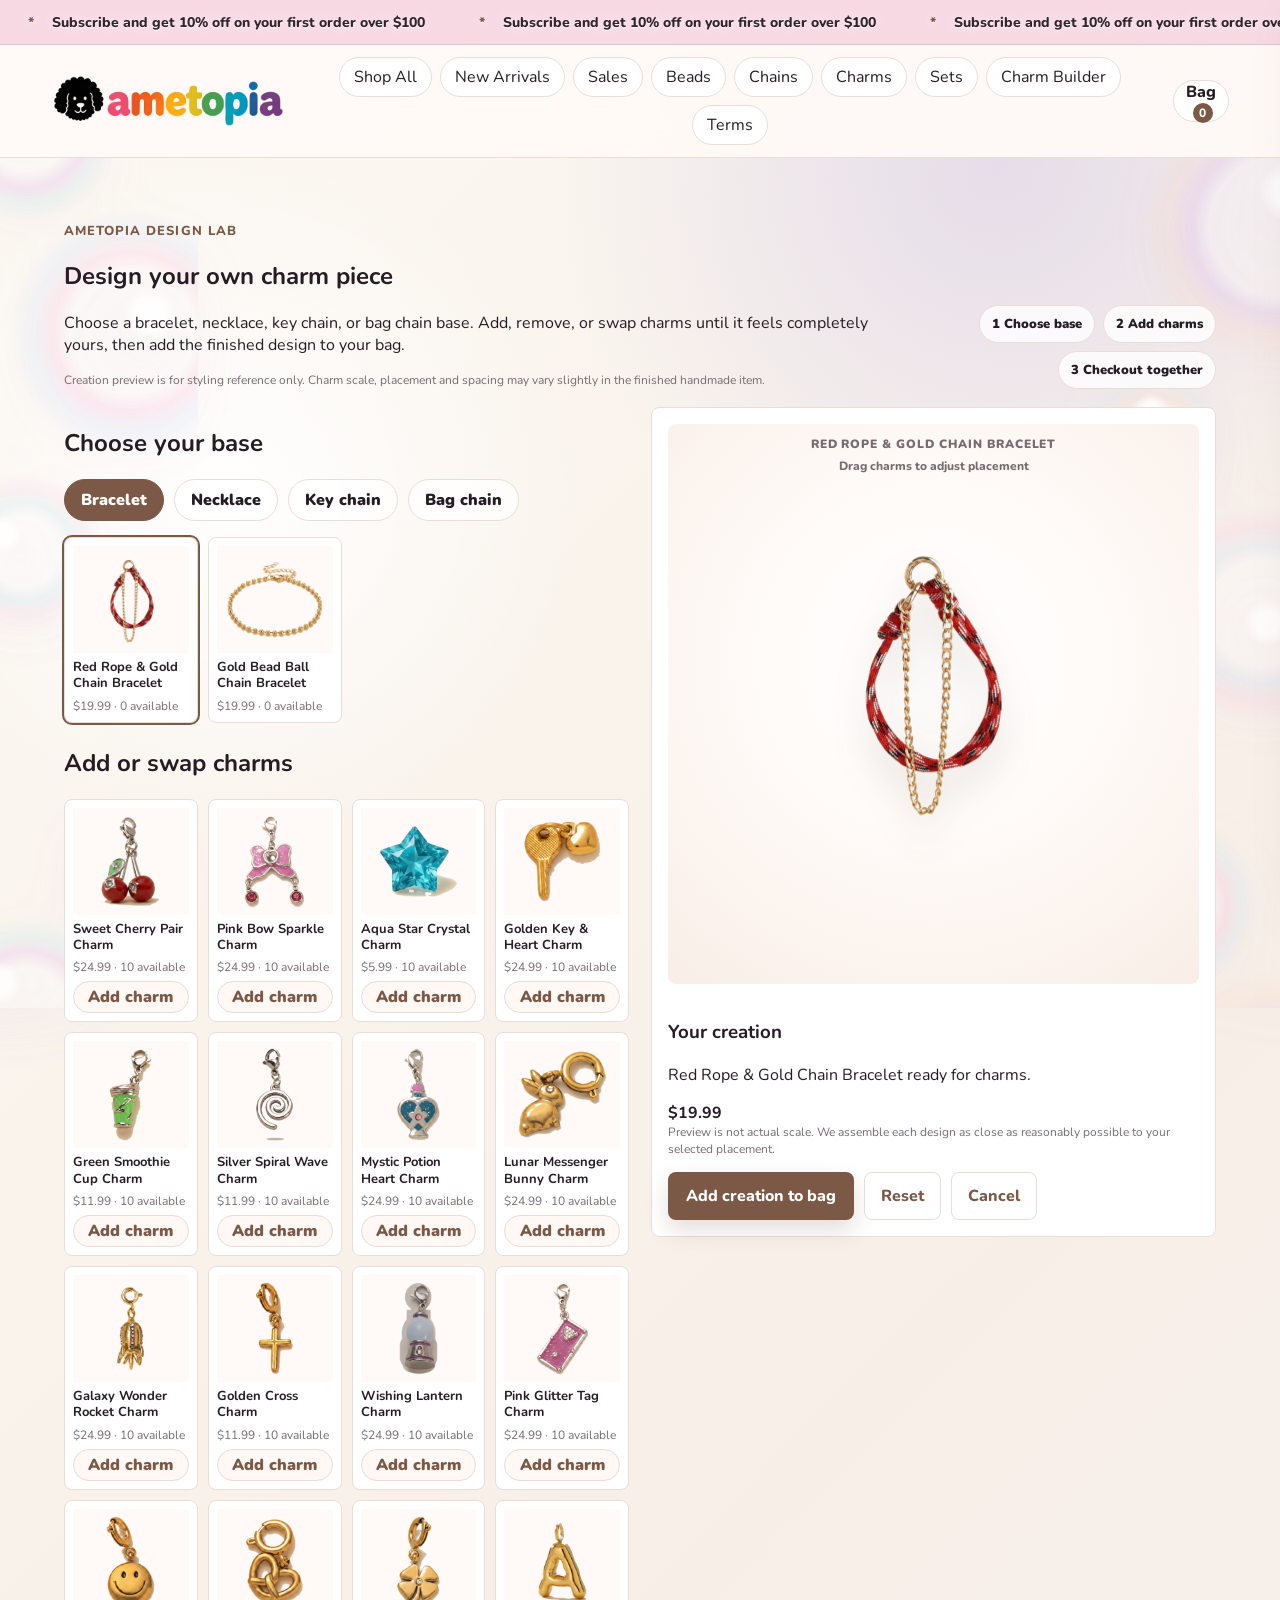
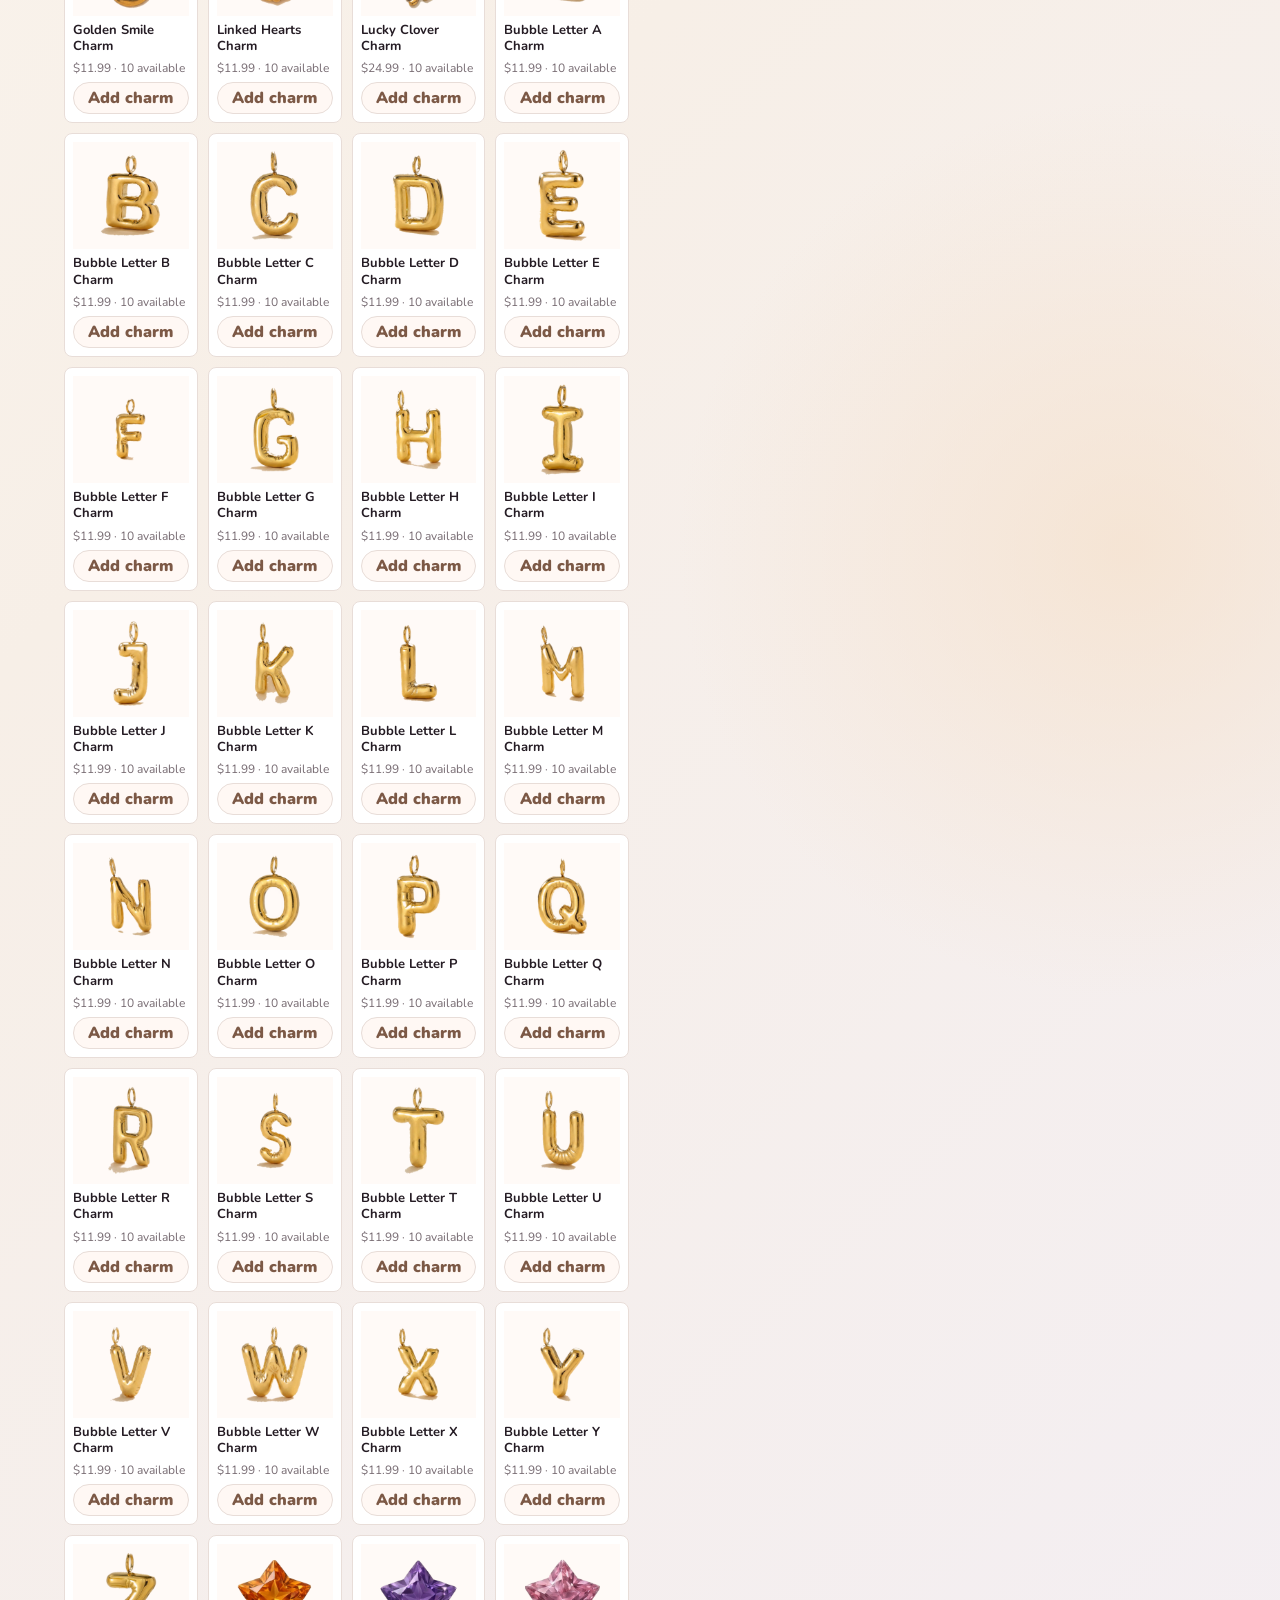
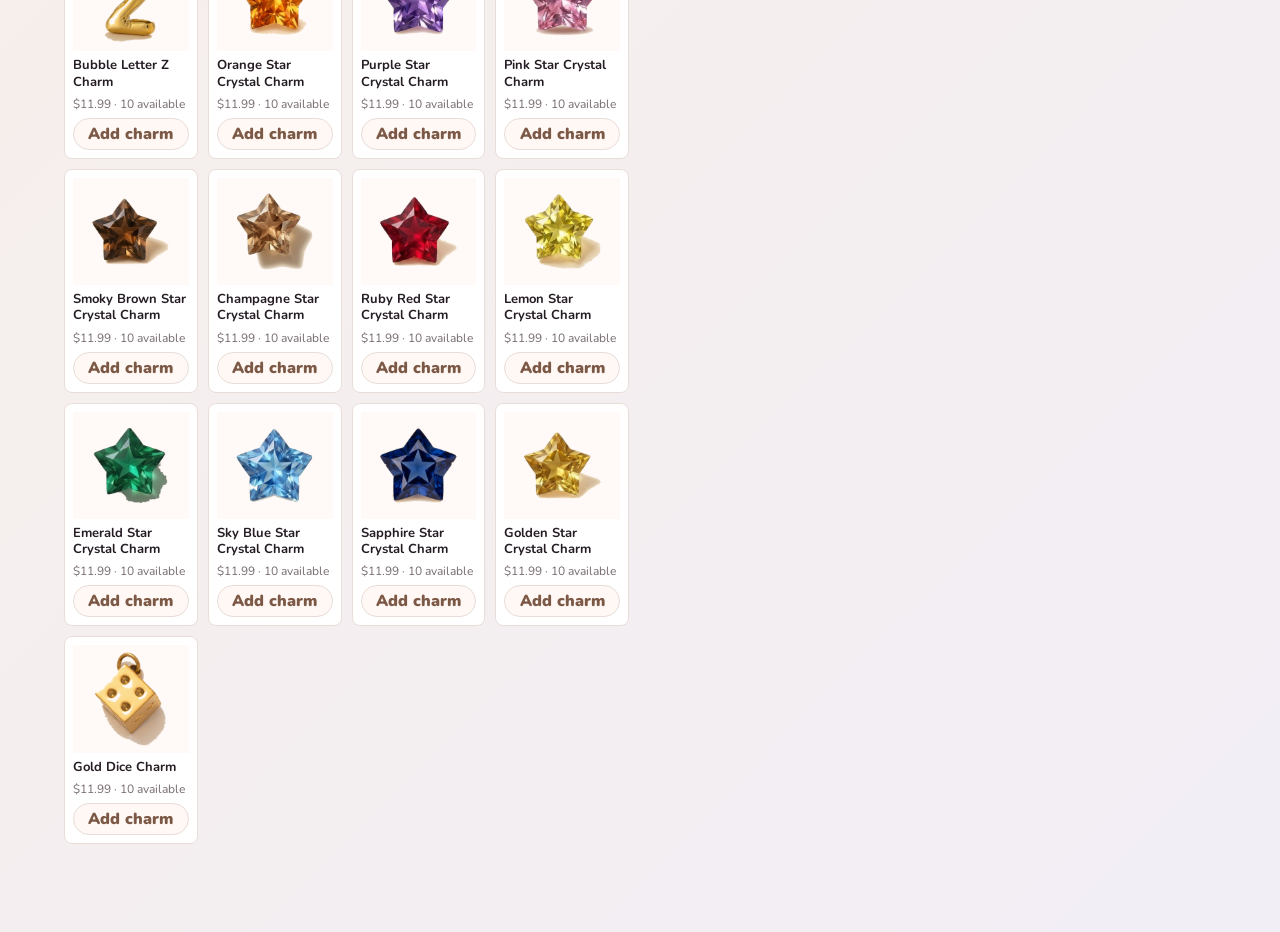
<file: builder.html>
<!doctype html>
<html lang="en">
  <head>
    <meta charset="utf-8">
    <meta name="viewport" content="width=device-width, initial-scale=1">
    <title>Ametopia | Charm Builder</title>
    <meta name="description" content="Create your own Ametopia charm piece by choosing a base, adding charms, previewing the design and adding it to your bag.">
    <link rel="stylesheet" href="styles.css">
  </head>
  <body>
    <div class="announcement" aria-label="Ametopia announcements">
      <div class="announcement-track">
        <span>Subscribe and get 10% off on your first order over $100</span>
        <span>Subscribe and get 10% off on your first order over $100</span>
        <span>Subscribe and get 10% off on your first order over $100</span>
        <span>Subscribe and get 10% off on your first order over $100</span>
      </div>
    </div>

    <header class="site-header">
      <a class="brand" href="index.html#home" aria-label="Ametopia home">
        <img src="assets/ametopia-logo-cropped.png" alt="Ametopia">
      </a>
      <nav class="nav" aria-label="Main navigation">
        <a href="index.html?filter=all#shop">Shop All</a>
        <a href="index.html#newArrivalsSection">New Arrivals</a>
        <a href="index.html#salesSection">Sales</a>
        <a href="index.html?filter=Beads#shop">Beads</a>
        <a href="index.html?filter=Chains#shop">Chains</a>
        <a href="index.html?filter=Charms#shop">Charms</a>
        <a href="index.html#setsSection">Sets</a>
        <a href="builder.html">Charm Builder</a>
        <a href="terms.html">Terms</a>
      </nav>
      <div class="header-actions">
        <button class="icon-button" id="cartButton" aria-label="Cart">Bag <span id="cartCount">0</span></button>
      </div>
    </header>

    <main>
      <section class="builder-page">
        <div class="section-heading builder-lab-head">
          <div>
            <p class="kicker">Ametopia Design Lab</p>
            <h1>Design your own charm piece</h1>
            <p class="section-copy">Choose a bracelet, necklace, key chain, or bag chain base. Add, remove, or swap charms until it feels completely yours, then add the finished design to your bag.</p>
            <p class="product-scale-note">Creation preview is for styling reference only. Charm scale, placement and spacing may vary slightly in the finished handmade item.</p>
          </div>
          <div class="builder-steps" aria-label="Design steps">
            <span>1 Choose base</span>
            <span>2 Add charms</span>
            <span>3 Checkout together</span>
          </div>
        </div>
        <div class="builder-layout">
          <section>
            <h2>Choose your base</h2>
            <div class="builder-type-bar" id="builderTypeBar" aria-label="Base type"></div>
            <div class="builder-choice-grid" id="builderBaseGrid"></div>
            <h2>Add or swap charms</h2>
            <div class="builder-choice-grid" id="builderCharmGrid"></div>
          </section>
          <aside class="builder-preview" id="builderPreview"></aside>
        </div>
      </section>
    </main>

    <aside class="drawer" id="cartDrawer" aria-hidden="true">
      <div class="drawer-head">
        <h2>Your bag</h2>
        <button class="icon-button" id="closeCart" type="button" aria-label="Close cart">×</button>
      </div>
      <div id="cartItems"></div>
      <div class="cart-summary">
        <div class="free-shipping-progress" id="freeShippingProgress"></div>
        <label>Promo code
          <input id="promoInput" placeholder="AME10">
        </label>
        <label>Post option
          <select data-delivery-select id="cartDeliverySelect"></select>
        </label>
        <div><span>Subtotal</span><strong id="subtotal">$0</strong></div>
        <div><span>Discount</span><strong id="discount">$0</strong></div>
        <div><span>Shipping</span><strong id="shipping">$0</strong></div>
        <div><span>Tax</span><strong id="tax">$0</strong></div>
        <div class="total"><span>Total</span><strong id="total">$0</strong></div>
        <button class="primary-button" id="checkoutButton">Checkout</button>
      </div>
    </aside>
    <div class="scrim" id="scrim"></div>

    <dialog id="productDialog"></dialog>
    <dialog id="checkoutDialog">
      <form method="dialog" id="checkoutForm" class="checkout">
        <button class="icon-button close-dialog" type="button" aria-label="Close">×</button>
        <h2>Checkout</h2>
        <div class="checkout-grid">
          <label>Email<input required type="email" name="email" placeholder="you@example.com"></label>
          <label>Name<input required name="name" placeholder="Ametopia Customer"></label>
          <label>Address<input required name="address" placeholder="Street, city, state"></label>
          <label>Post option<select name="delivery" data-delivery-select></select></label>
          <label>Payment provider<input name="paymentProvider" value="Stripe - credit card only" readonly></label>
          <label>Gift note<input name="note" placeholder="Optional"></label>
        </div>
        <p class="payment-note">Credit card payments are processed through Stripe. Ametopia does not offer PayPal.</p>
        <div class="card-fields">
          <label>Card number<input required name="cardNumber" inputmode="numeric" autocomplete="cc-number" maxlength="19" placeholder="4242 4242 4242 4242"></label>
          <label>Expiry<input required name="cardExpiry" autocomplete="cc-exp" placeholder="MM / YY"></label>
          <label>CVC<input required name="cardCvc" inputmode="numeric" autocomplete="cc-csc" maxlength="4" placeholder="123"></label>
        </div>
        <button class="primary-button" type="submit">Place order</button>
      </form>
    </dialog>
    <dialog id="imageZoomDialog" class="image-zoom-dialog"></dialog>

    <script src="products-data.js"></script>
    <script src="app.js"></script>
  </body>
</html>
</file>
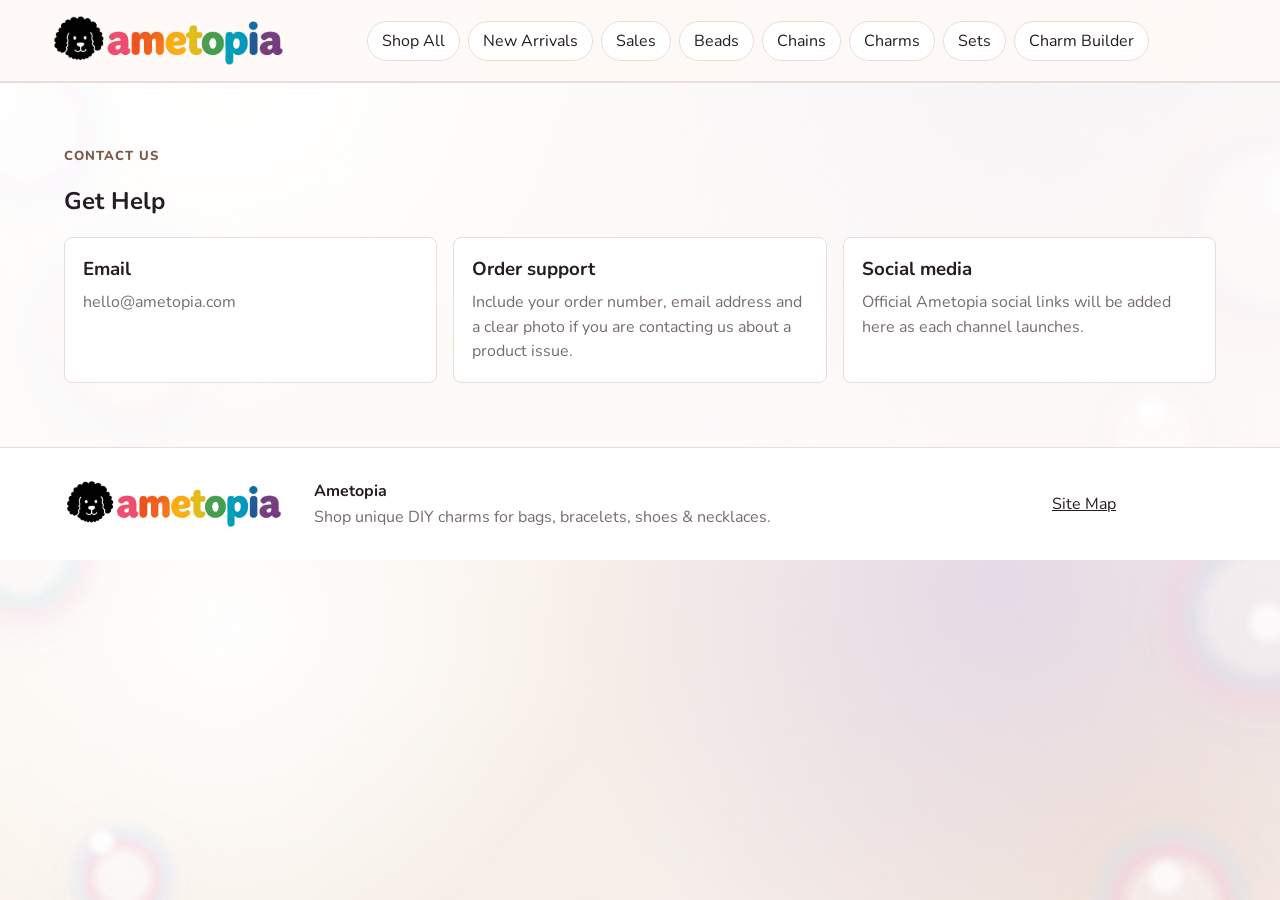
<file: contact.html>
<!doctype html>
<html lang="en">
  <head>
    <meta charset="utf-8">
    <meta name="viewport" content="width=device-width, initial-scale=1">
    <title>Ametopia | Contact Us</title>
    <link rel="stylesheet" href="styles.css">
  </head>
  <body>
    <header class="site-header">
      <a class="brand" href="index.html#home" aria-label="Ametopia home"><img src="assets/ametopia-logo-cropped.png" alt="Ametopia"></a>
      <nav class="nav" aria-label="Main navigation">
        <a href="index.html?filter=all#shop">Shop All</a>
        <a href="index.html#newArrivalsSection">New Arrivals</a>
        <a href="index.html#salesSection">Sales</a>
        <a href="index.html?filter=Beads#shop">Beads</a>
        <a href="index.html?filter=Chains#shop">Chains</a>
        <a href="index.html?filter=Charms#shop">Charms</a>
        <a href="index.html#setsSection">Sets</a>
        <a href="builder.html">Charm Builder</a>
      </nav>
    </header>
    <main class="content-page">
      <section class="terms-panel standalone-page">
        <p class="kicker">Contact Us</p>
        <h1>Get Help</h1>
        <div class="terms-grid">
          <article><h3>Email</h3><p>hello@ametopia.com</p></article>
          <article><h3>Order support</h3><p>Include your order number, email address and a clear photo if you are contacting us about a product issue.</p></article>
          <article><h3>Social media</h3><p>Official Ametopia social links will be added here as each channel launches.</p></article>
        </div>
      </section>
    </main>
    <footer>
      <img src="assets/ametopia-logo-cropped.png" alt="Ametopia">
      <div><strong>Ametopia</strong><p>Shop unique DIY charms for bags, bracelets, shoes & necklaces.</p></div>
      <a href="sitemap.html">Site Map</a>
    </footer>
  </body>
</html>
</file>
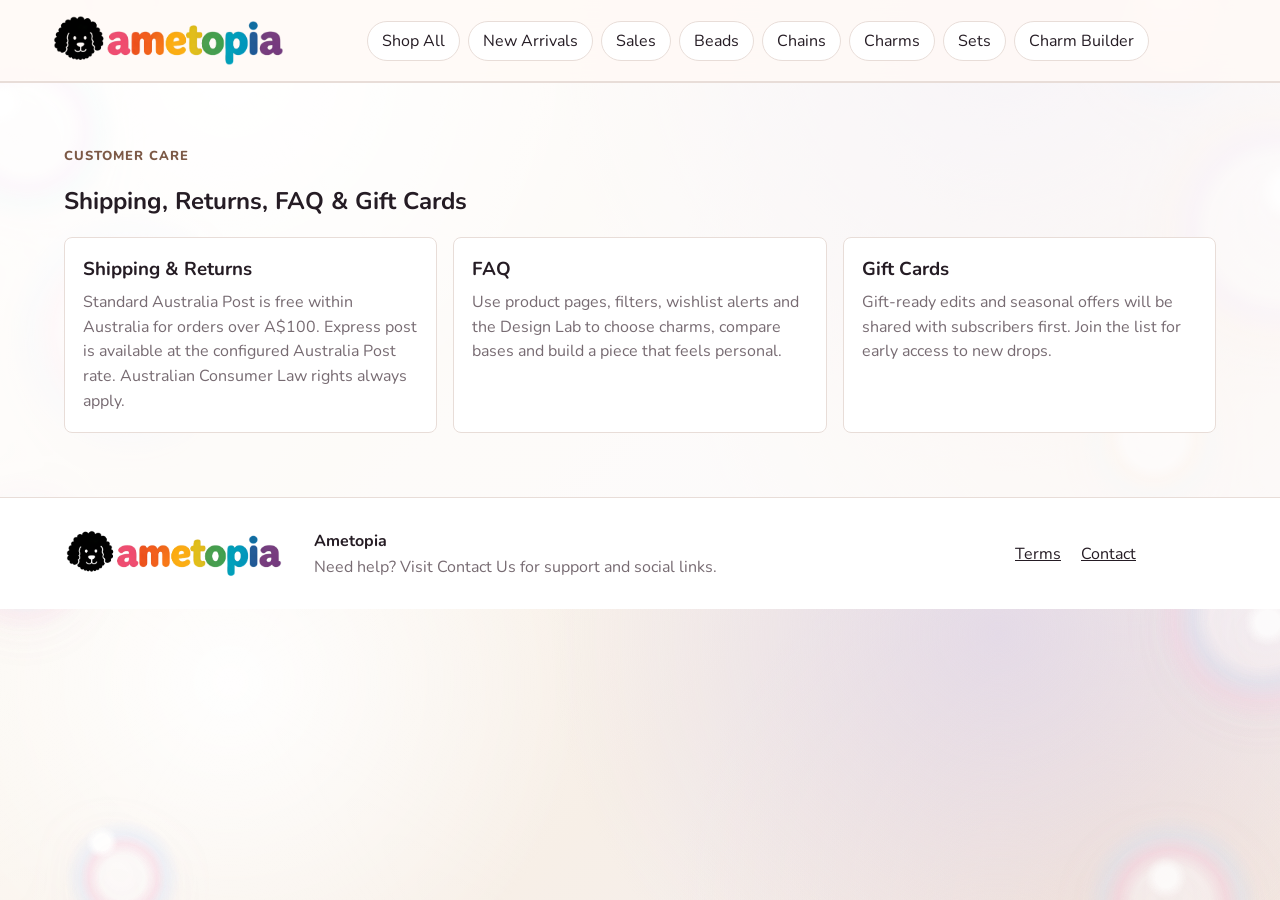
<file: customer-care.html>
<!doctype html>
<html lang="en">
  <head>
    <meta charset="utf-8">
    <meta name="viewport" content="width=device-width, initial-scale=1">
    <title>Ametopia | Customer Care</title>
    <link rel="stylesheet" href="styles.css">
  </head>
  <body>
    <header class="site-header">
      <a class="brand" href="index.html#home" aria-label="Ametopia home"><img src="assets/ametopia-logo-cropped.png" alt="Ametopia"></a>
      <nav class="nav" aria-label="Main navigation">
        <a href="index.html?filter=all#shop">Shop All</a>
        <a href="index.html#newArrivalsSection">New Arrivals</a>
        <a href="index.html#salesSection">Sales</a>
        <a href="index.html?filter=Beads#shop">Beads</a>
        <a href="index.html?filter=Chains#shop">Chains</a>
        <a href="index.html?filter=Charms#shop">Charms</a>
        <a href="index.html#setsSection">Sets</a>
        <a href="builder.html">Charm Builder</a>
      </nav>
    </header>
    <main class="content-page">
      <section class="terms-panel standalone-page">
        <p class="kicker">Customer Care</p>
        <h1>Shipping, Returns, FAQ & Gift Cards</h1>
        <div class="terms-grid">
          <article><h3>Shipping & Returns</h3><p>Standard Australia Post is free within Australia for orders over A$100. Express post is available at the configured Australia Post rate. Australian Consumer Law rights always apply.</p></article>
          <article><h3>FAQ</h3><p>Use product pages, filters, wishlist alerts and the Design Lab to choose charms, compare bases and build a piece that feels personal.</p></article>
          <article><h3>Gift Cards</h3><p>Gift-ready edits and seasonal offers will be shared with subscribers first. Join the list for early access to new drops.</p></article>
        </div>
      </section>
    </main>
    <footer>
      <img src="assets/ametopia-logo-cropped.png" alt="Ametopia">
      <div><strong>Ametopia</strong><p>Need help? Visit Contact Us for support and social links.</p></div>
      <a href="terms.html">Terms</a>
      <a href="contact.html">Contact</a>
    </footer>
  </body>
</html>
</file>
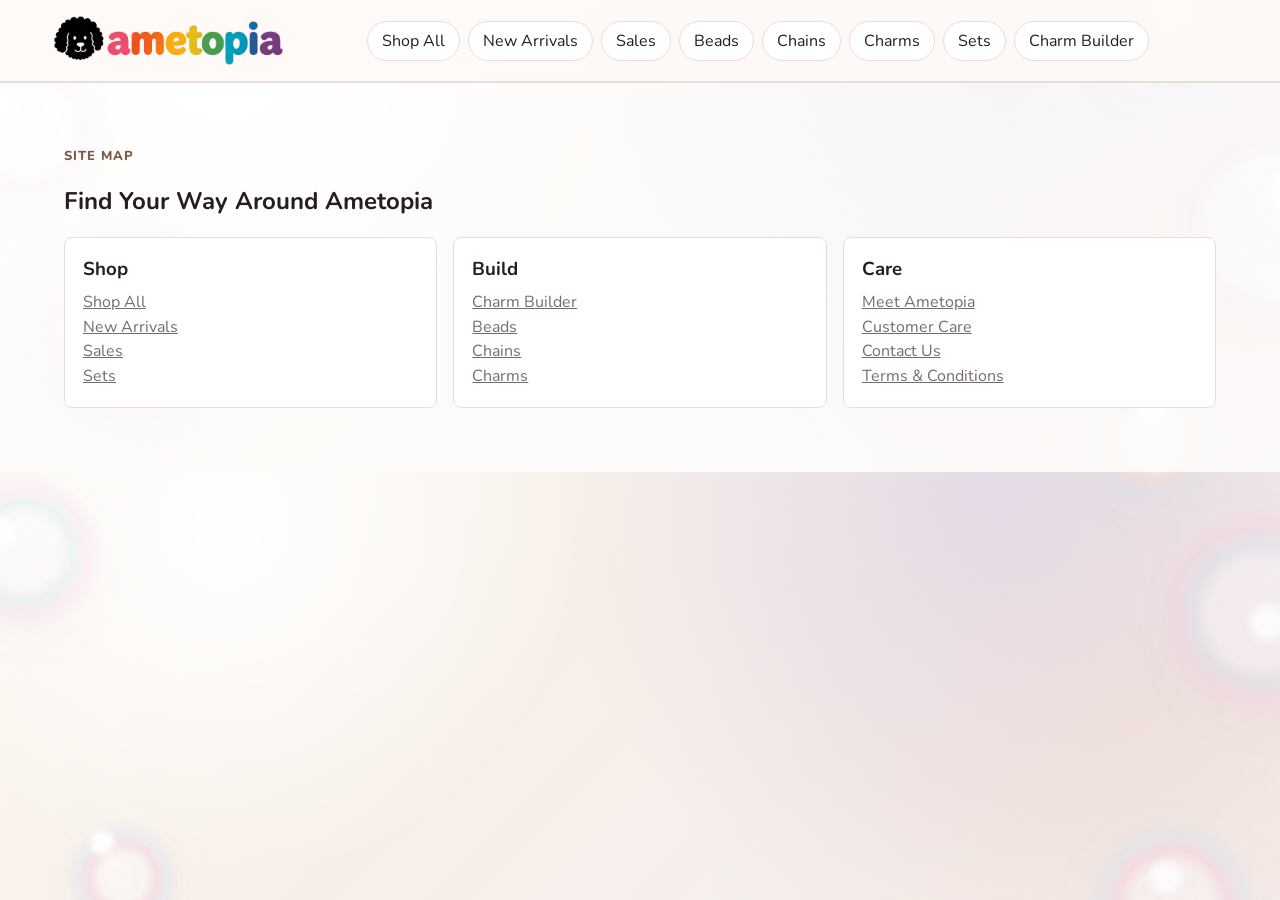
<file: sitemap.html>
<!doctype html>
<html lang="en">
  <head>
    <meta charset="utf-8">
    <meta name="viewport" content="width=device-width, initial-scale=1">
    <title>Ametopia | Site Map</title>
    <link rel="stylesheet" href="styles.css">
  </head>
  <body>
    <header class="site-header">
      <a class="brand" href="index.html#home" aria-label="Ametopia home"><img src="assets/ametopia-logo-cropped.png" alt="Ametopia"></a>
      <nav class="nav" aria-label="Main navigation">
        <a href="index.html?filter=all#shop">Shop All</a>
        <a href="index.html#newArrivalsSection">New Arrivals</a>
        <a href="index.html#salesSection">Sales</a>
        <a href="index.html?filter=Beads#shop">Beads</a>
        <a href="index.html?filter=Chains#shop">Chains</a>
        <a href="index.html?filter=Charms#shop">Charms</a>
        <a href="index.html#setsSection">Sets</a>
        <a href="builder.html">Charm Builder</a>
      </nav>
    </header>
    <main class="content-page">
      <section class="terms-panel standalone-page">
        <p class="kicker">Site Map</p>
        <h1>Find Your Way Around Ametopia</h1>
        <div class="terms-grid">
          <article><h3>Shop</h3><p><a href="index.html?filter=all#shop">Shop All</a><br><a href="index.html#newArrivalsSection">New Arrivals</a><br><a href="index.html#salesSection">Sales</a><br><a href="index.html#setsSection">Sets</a></p></article>
          <article><h3>Build</h3><p><a href="builder.html">Charm Builder</a><br><a href="index.html?filter=Beads#shop">Beads</a><br><a href="index.html?filter=Chains#shop">Chains</a><br><a href="index.html?filter=Charms#shop">Charms</a></p></article>
          <article><h3>Care</h3><p><a href="about.html">Meet Ametopia</a><br><a href="customer-care.html">Customer Care</a><br><a href="contact.html">Contact Us</a><br><a href="terms.html">Terms & Conditions</a></p></article>
        </div>
      </section>
    </main>
  </body>
</html>
</file>
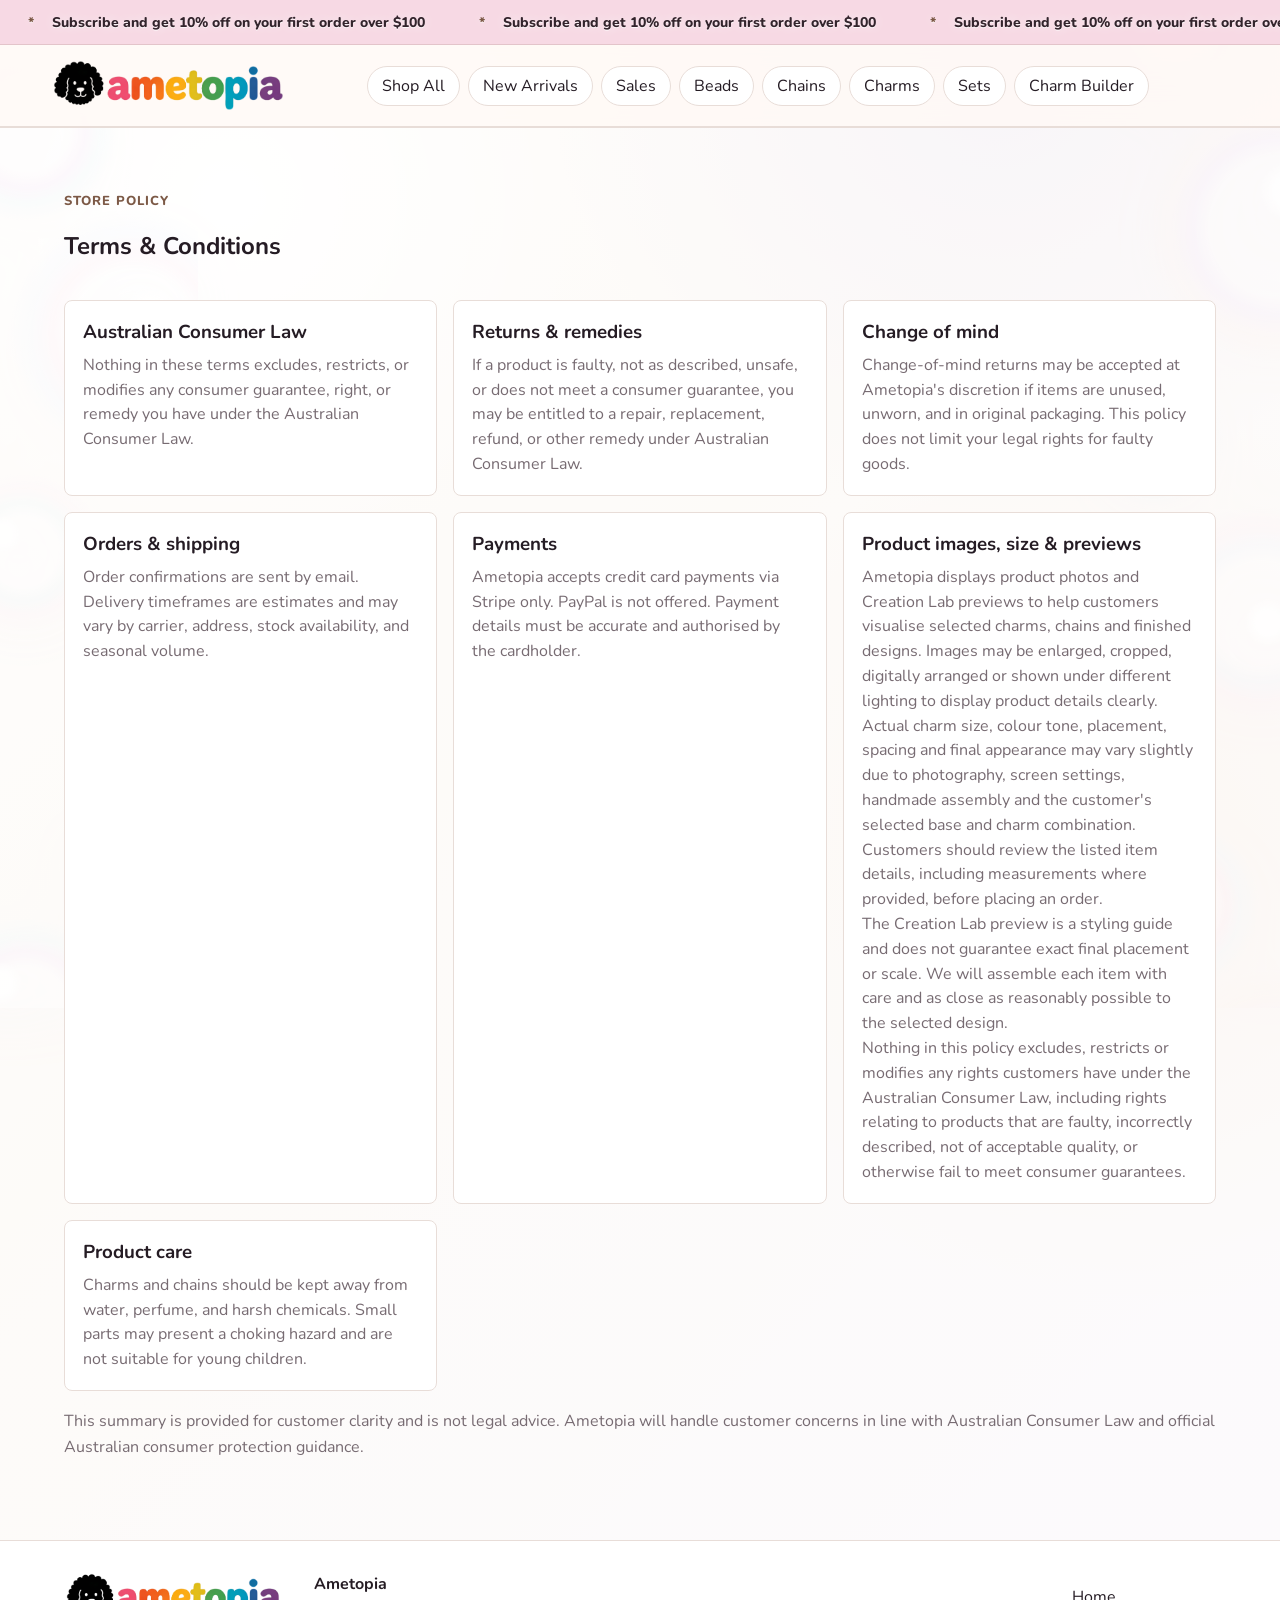
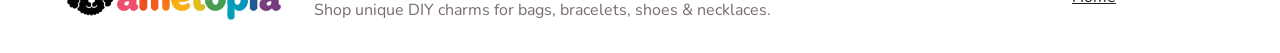
<file: terms.html>
<!doctype html>
<html lang="en">
  <head>
    <meta charset="utf-8">
    <meta name="viewport" content="width=device-width, initial-scale=1">
    <title>Ametopia | Terms & Conditions</title>
    <meta name="description" content="Ametopia Terms & Conditions, including Australian Consumer Law customer rights, returns, payments and shipping information.">
    <link rel="stylesheet" href="styles.css">
  </head>
  <body>
    <div class="announcement" aria-label="Ametopia announcements">
      <div class="announcement-track">
        <span>Subscribe and get 10% off on your first order over $100</span>
        <span>Subscribe and get 10% off on your first order over $100</span>
        <span>Subscribe and get 10% off on your first order over $100</span>
        <span>Subscribe and get 10% off on your first order over $100</span>
      </div>
    </div>
    <header class="site-header">
      <a class="brand" href="index.html#home" aria-label="Ametopia home">
        <img src="assets/ametopia-logo-cropped.png" alt="Ametopia">
      </a>
      <nav class="nav" aria-label="Main navigation">
        <a href="index.html?filter=all#shop">Shop All</a>
        <a href="index.html#newArrivalsSection">New Arrivals</a>
        <a href="index.html#salesSection">Sales</a>
        <a href="index.html?filter=Beads#shop">Beads</a>
        <a href="index.html?filter=Chains#shop">Chains</a>
        <a href="index.html?filter=Charms#shop">Charms</a>
        <a href="index.html#setsSection">Sets</a>
        <a href="builder.html">Charm Builder</a>
      </nav>
    </header>

    <main>
      <section id="terms" class="terms-panel standalone-page">
        <div class="section-heading">
          <div>
            <p class="kicker">Store policy</p>
            <h1>Terms & Conditions</h1>
          </div>
        </div>
        <div class="terms-grid">
          <article>
            <h3>Australian Consumer Law</h3>
            <p>Nothing in these terms excludes, restricts, or modifies any consumer guarantee, right, or remedy you have under the Australian Consumer Law.</p>
          </article>
          <article>
            <h3>Returns & remedies</h3>
            <p>If a product is faulty, not as described, unsafe, or does not meet a consumer guarantee, you may be entitled to a repair, replacement, refund, or other remedy under Australian Consumer Law.</p>
          </article>
          <article>
            <h3>Change of mind</h3>
            <p>Change-of-mind returns may be accepted at Ametopia's discretion if items are unused, unworn, and in original packaging. This policy does not limit your legal rights for faulty goods.</p>
          </article>
          <article>
            <h3>Orders & shipping</h3>
            <p>Order confirmations are sent by email. Delivery timeframes are estimates and may vary by carrier, address, stock availability, and seasonal volume.</p>
          </article>
          <article>
            <h3>Payments</h3>
            <p>Ametopia accepts credit card payments via Stripe only. PayPal is not offered. Payment details must be accurate and authorised by the cardholder.</p>
          </article>
          <article>
            <h3>Product images, size & previews</h3>
            <p>Ametopia displays product photos and Creation Lab previews to help customers visualise selected charms, chains and finished designs. Images may be enlarged, cropped, digitally arranged or shown under different lighting to display product details clearly.</p>
            <p>Actual charm size, colour tone, placement, spacing and final appearance may vary slightly due to photography, screen settings, handmade assembly and the customer's selected base and charm combination. Customers should review the listed item details, including measurements where provided, before placing an order.</p>
            <p>The Creation Lab preview is a styling guide and does not guarantee exact final placement or scale. We will assemble each item with care and as close as reasonably possible to the selected design.</p>
            <p>Nothing in this policy excludes, restricts or modifies any rights customers have under the Australian Consumer Law, including rights relating to products that are faulty, incorrectly described, not of acceptable quality, or otherwise fail to meet consumer guarantees.</p>
          </article>
          <article>
            <h3>Product care</h3>
            <p>Charms and chains should be kept away from water, perfume, and harsh chemicals. Small parts may present a choking hazard and are not suitable for young children.</p>
          </article>
        </div>
        <p class="legal-note">This summary is provided for customer clarity and is not legal advice. Ametopia will handle customer concerns in line with Australian Consumer Law and official Australian consumer protection guidance.</p>
      </section>
    </main>

    <footer>
      <img src="assets/ametopia-logo-cropped.png" alt="Ametopia">
      <div>
        <strong>Ametopia</strong>
        <p>Shop unique DIY charms for bags, bracelets, shoes & necklaces.</p>
      </div>
      <a href="index.html#home">Home</a>
    </footer>
  </body>
</html>
</file>
<file: styles.css>
@import url("https://fonts.googleapis.com/css2?family=Nunito:wght@300;400;500;600;700;800&display=swap");

:root {
  color-scheme: light;
  --ink: #251c24;
  --muted: #776b72;
  --line: #e8ddd8;
  --rose: #b9868f;
  --mauve: #9f8aa8;
  --sage: #8f9d8a;
  --brown: #7c5946;
  --brown-light: #b68b72;
  --cream: #fbf4ea;
  --mist: #f3eef7;
  --paper: #fcf8f2;
  --photo-bg: #fffaf7;
  --white: #ffffff;
  --shadow: 0 18px 50px rgba(74, 56, 70, 0.13);
}

* { box-sizing: border-box; }
[hidden] { display: none !important; }
html {
  scroll-behavior: smooth;
  overflow-x: clip;
}
body {
  margin: 0;
  overflow-x: clip;
  position: relative;
  isolation: isolate;
  background:
    radial-gradient(circle at 18% 12%, rgba(255, 255, 255, 0.95), transparent 22rem),
    radial-gradient(circle at 78% 4%, rgba(221, 211, 232, 0.7), transparent 28rem),
    radial-gradient(circle at 88% 52%, rgba(245, 225, 204, 0.74), transparent 28rem),
    linear-gradient(135deg, #fcf8f2 0%, #f7efe7 42%, #f2eef6 100%);
  color: var(--ink);
  font-family: Nunito, ui-sans-serif, system-ui, -apple-system, BlinkMacSystemFont, "Segoe UI", sans-serif;
  letter-spacing: 0;
}
body::before,
body::after {
  content: "";
  position: fixed;
  top: -12vh;
  bottom: -12vh;
  z-index: 0;
  width: min(28vw, 300px);
  pointer-events: none;
  opacity: 0.82;
  filter:
    drop-shadow(0 18px 28px rgba(178, 121, 170, 0.18))
    drop-shadow(0 0 24px rgba(255, 255, 255, 0.48));
  background-repeat: repeat-y;
  background-size: 100% 880px;
  animation: bubble-rise 32s linear infinite;
}
body > :not(script) {
  position: relative;
  z-index: 1;
}
body::before {
  left: max(-104px, -8vw);
  background-image:
    radial-gradient(circle at 68% 8%, rgba(255, 255, 255, 0.96) 0 8px, rgba(255, 255, 255, 0) 16px),
    radial-gradient(circle at 75% 12%, rgba(255, 255, 255, 0.5) 0 22px, rgba(244, 174, 210, 0.28) 34px, rgba(175, 205, 255, 0.2) 43px, rgba(255, 255, 255, 0) 58px),
    radial-gradient(circle at 34% 24%, rgba(255, 255, 255, 0.98) 0 11px, rgba(255, 255, 255, 0) 22px),
    radial-gradient(circle at 43% 27%, rgba(255, 255, 255, 0.42) 0 42px, rgba(228, 178, 238, 0.28) 58px, rgba(158, 226, 236, 0.18) 73px, rgba(255, 255, 255, 0) 92px),
    radial-gradient(circle at 84% 48%, rgba(255, 255, 255, 0.96) 0 14px, rgba(255, 255, 255, 0) 27px),
    radial-gradient(circle at 78% 50%, rgba(255, 255, 255, 0.34) 0 62px, rgba(255, 186, 215, 0.26) 79px, rgba(181, 211, 255, 0.16) 100px, rgba(255, 255, 255, 0) 124px),
    radial-gradient(circle at 35% 73%, rgba(255, 255, 255, 0.98) 0 9px, rgba(255, 255, 255, 0) 19px),
    radial-gradient(circle at 42% 75%, rgba(255, 255, 255, 0.48) 0 35px, rgba(188, 232, 238, 0.26) 49px, rgba(247, 193, 220, 0.18) 63px, rgba(255, 255, 255, 0) 80px);
}
body::after {
  right: max(-110px, -8vw);
  animation-duration: 38s;
  animation-direction: reverse;
  background-image:
    radial-gradient(circle at 28% 12%, rgba(255, 255, 255, 0.98) 0 10px, rgba(255, 255, 255, 0) 21px),
    radial-gradient(circle at 30% 15%, rgba(255, 255, 255, 0.44) 0 38px, rgba(251, 184, 218, 0.28) 54px, rgba(178, 221, 255, 0.2) 69px, rgba(255, 255, 255, 0) 88px),
    radial-gradient(circle at 69% 34%, rgba(255, 255, 255, 0.96) 0 15px, rgba(255, 255, 255, 0) 30px),
    radial-gradient(circle at 66% 38%, rgba(255, 255, 255, 0.34) 0 70px, rgba(221, 176, 239, 0.25) 88px, rgba(255, 207, 174, 0.18) 112px, rgba(255, 255, 255, 0) 138px),
    radial-gradient(circle at 23% 59%, rgba(255, 255, 255, 0.98) 0 8px, rgba(255, 255, 255, 0) 18px),
    radial-gradient(circle at 24% 62%, rgba(255, 255, 255, 0.5) 0 30px, rgba(255, 220, 183, 0.28) 42px, rgba(190, 232, 238, 0.16) 57px, rgba(255, 255, 255, 0) 73px),
    radial-gradient(circle at 62% 83%, rgba(255, 255, 255, 0.98) 0 12px, rgba(255, 255, 255, 0) 24px),
    radial-gradient(circle at 60% 82%, rgba(255, 255, 255, 0.4) 0 52px, rgba(194, 224, 255, 0.23) 69px, rgba(250, 184, 216, 0.2) 88px, rgba(255, 255, 255, 0) 108px);
}
@keyframes bubble-rise {
  from { background-position: 0 0; }
  to { background-position: 0 -880px; }
}
@media (prefers-reduced-motion: reduce) {
  body::before,
  body::after {
    animation: none;
  }
}
@media (max-width: 760px) {
  body::before,
  body::after {
    width: 150px;
    opacity: 0.72;
    background-size: 100% 720px;
  }
  body::before { left: -92px; }
  body::after { right: -96px; }
}
h1, h2, h3, h4, h5, h6, button, input, select { font-family: inherit; }
button, input, select, textarea { font: inherit; }
button, a { color: inherit; }
button { cursor: pointer; }
img { max-width: 100%; display: block; }

.announcement {
  position: relative;
  overflow: hidden;
  width: 100%;
  min-height: 44px;
  background: #f7d9e4;
  padding: 0;
  font-size: 14px;
  color: #33242c;
  border-bottom: 1px solid rgba(124, 89, 70, 0.16);
  isolation: isolate;
}
.announcement-track {
  position: relative;
  z-index: 1;
  display: flex;
  width: max-content;
  min-height: 44px;
  align-items: center;
  gap: 54px;
  padding-inline: 28px;
  font-weight: 800;
  white-space: nowrap;
  animation: announcement-slide 24s linear infinite;
  text-shadow:
    0 1px 0 rgba(255, 255, 255, 0.78),
    0 0 12px rgba(255, 255, 255, 0.7);
}
.announcement-track span::before {
  content: "*";
  margin-right: 18px;
  color: var(--brown);
}
@keyframes announcement-slide {
  from { transform: translateX(0); }
  to { transform: translateX(-50%); }
}

.site-header {
  position: sticky;
  top: 0;
  z-index: 20;
  display: grid;
  grid-template-columns: 235px 1fr auto;
  gap: 22px;
  align-items: center;
  min-height: 82px;
  padding: 12px clamp(16px, 4vw, 56px);
  background: rgba(255, 250, 247, 0.94);
  border-bottom: 1px solid var(--line);
  backdrop-filter: blur(18px);
}
.brand {
  display: inline-flex;
  align-items: center;
  min-width: 0;
}
.brand img { width: 260px; height: auto; object-fit: contain; object-position: left center; }
.nav { display: flex; justify-content: center; gap: 8px; flex-wrap: wrap; }
.nav button,
.nav a,
.category-band button,
.category-band a,
.secondary-button,
.secondary-link {
  border: 1px solid var(--line);
  background: white;
  color: var(--ink);
  text-decoration: none;
}
.nav button,
.nav a {
  min-height: 40px;
  padding: 0 14px;
  border-radius: 999px;
  display: inline-flex;
  align-items: center;
}
.nav button.active { background: #efe4ec; border-color: #c7adbd; color: #694a5d; }
.header-actions { display: flex; align-items: center; gap: 10px; }
.search {
  display: grid;
  gap: 3px;
  font-size: 11px;
  text-transform: uppercase;
  color: var(--muted);
}
.search input, select, .filters input, .builder-form input, .builder-form select, .checkout input, .checkout select, .account-form input, .ops-panel input, .ops-panel textarea {
  min-height: 42px;
  border: 1px solid var(--line);
  border-radius: 8px;
  padding: 0 12px;
  background: white;
  color: var(--ink);
}
.icon-button {
  min-width: 42px;
  height: 42px;
  border: 1px solid var(--line);
  border-radius: 999px;
  background: white;
  display: inline-grid;
  place-items: center;
  padding: 0 12px;
  font-weight: 800;
}
.icon-button span {
  display: inline-grid;
  place-items: center;
  min-width: 20px;
  height: 20px;
  margin-left: 4px;
  border-radius: 50%;
  background: var(--brown);
  color: white;
  font-size: 12px;
}

.hero {
  min-height: calc(100vh - 120px);
  display: grid;
  grid-template-columns: minmax(300px, 0.78fr) minmax(360px, 1fr);
  gap: clamp(24px, 4vw, 44px);
  align-items: center;
  padding: clamp(34px, 5vw, 58px) clamp(16px, 5vw, 72px) clamp(28px, 4vw, 46px);
  background: url("assets/hero-pink-clouds.png") center / cover no-repeat;
  position: relative;
  overflow: hidden;
  isolation: isolate;
}
.hero::before {
  content: "";
  position: absolute;
  inset: 0;
  z-index: 0;
  background:
    linear-gradient(90deg, rgba(255, 250, 249, 0.84), rgba(255, 246, 251, 0.48) 46%, rgba(255, 246, 251, 0.12) 100%),
    radial-gradient(circle at 72% 48%, rgba(255, 255, 255, 0.06), rgba(255, 222, 235, 0.18) 58%, rgba(104, 58, 85, 0.16) 100%);
  opacity: 1;
}
.hero::after {
  content: "";
  position: absolute;
  inset: 0;
  z-index: 1;
  background:
    linear-gradient(180deg, rgba(255, 255, 255, 0.12), transparent 38%, rgba(255, 236, 244, 0.2)),
    radial-gradient(circle at 74% 50%, transparent 0%, rgba(255, 255, 255, 0.1) 42%, rgba(255, 216, 232, 0.24) 100%);
  pointer-events: none;
}
.hero-copy {
  position: relative;
  z-index: 2;
  max-width: 980px;
}
.hero h1 {
  margin: 0 0 16px;
  line-height: 1;
}
.rainbow-word {
  display: inline-flex;
  flex-wrap: nowrap;
  align-items: center;
  gap: 0;
  white-space: nowrap;
  max-width: min(100%, 590px);
  filter:
    drop-shadow(0 20px 22px rgba(117, 78, 106, 0.16))
    drop-shadow(0 7px 10px rgba(255, 255, 255, 0.82));
}
.rainbow-word img {
  display: block;
  flex: 0 0 auto;
  width: auto;
  height: clamp(74px, 6.8vw, 96px);
  object-fit: contain;
  filter:
    drop-shadow(0 7px 9px rgba(112, 80, 106, 0.18))
    drop-shadow(0 -3px 6px rgba(255, 255, 255, 0.72));
}
.rainbow-word img + img {
  margin-left: clamp(-18px, -1.3vw, -10px);
}
.rainbow-word img:nth-child(1) { transform: translateY(2px) rotate(-1deg); }
.rainbow-word img:nth-child(2) { transform: translateY(4px) rotate(1deg); }
.rainbow-word img:nth-child(3) { transform: translateY(1px) rotate(-1deg); }
.rainbow-word img:nth-child(4) { transform: translateY(-2px) rotate(0.5deg); }
.rainbow-word img:nth-child(5) { transform: translateY(3px) rotate(-0.5deg); }
.rainbow-word img:nth-child(6) { transform: translateY(3px) rotate(1deg); }
.rainbow-word img:nth-child(7) { transform: translateY(3px) rotate(-1deg); }
.rainbow-word img:nth-child(8) { transform: translateY(3px) rotate(1deg); }
@media (max-width: 640px) {
  .rainbow-word img {
    height: clamp(46px, 11vw, 64px);
  }
  .rainbow-word img + img {
    margin-left: clamp(-13px, -2.4vw, -8px);
  }
}
.hero p { max-width: 600px; font-size: clamp(18px, 2vw, 24px); color: #4f3446; }
.hero-subcopy {
  margin-top: 8px;
  font-size: clamp(16px, 1.5vw, 19px) !important;
  color: #6f5a66 !important;
}
.hero .kicker { color: #5b344e; }
.kicker {
  margin: 0 0 8px;
  color: #7c5946;
  font-size: 13px;
  font-weight: 800;
  letter-spacing: 0.08em;
  text-transform: uppercase;
}
.hero-actions { display: flex; gap: 12px; flex-wrap: wrap; margin-top: 26px; }
.primary-link, .primary-button {
  border: 0;
  border-radius: 8px;
  padding: 13px 18px;
  color: white;
  text-decoration: none;
  font-weight: 800;
  background: var(--brown);
  box-shadow: 0 10px 22px rgba(124, 89, 70, 0.2);
}
.secondary-link, .secondary-button {
  border-radius: 8px;
  padding: 12px 16px;
  text-decoration: none;
  font-weight: 800;
  color: var(--brown);
}
.hero .primary-link {
  background: #ffffff;
  color: #2b1724;
  box-shadow: 0 16px 32px rgba(155, 94, 126, 0.18);
}
.hero .secondary-link {
  background: rgba(255, 255, 255, 0.56);
  border-color: rgba(104, 67, 83, 0.18);
  color: #5b344e;
  backdrop-filter: blur(10px);
}
.charm-board {
  position: relative;
  z-index: 2;
  width: min(100%, 650px);
  height: clamp(520px, 52vw, 680px);
  margin-inline: auto;
  padding: clamp(12px, 2vw, 18px);
  border: 1px solid rgba(255, 255, 255, 0.72);
  border-radius: 28px;
  background:
    radial-gradient(circle at 24% 18%, rgba(255, 255, 255, 0.78), transparent 13rem),
    radial-gradient(circle at 76% 72%, rgba(255, 205, 229, 0.58), transparent 15rem),
    linear-gradient(145deg, rgba(255, 248, 250, 0.9), rgba(250, 225, 235, 0.82));
  box-shadow:
    0 34px 80px rgba(142, 85, 112, 0.18),
    inset 0 0 0 1px rgba(255, 255, 255, 0.62);
  backdrop-filter: blur(16px) saturate(1.08);
  overflow: hidden;
}
.charm-board::before,
.charm-board::after {
  content: "";
  position: absolute;
  pointer-events: none;
}
.charm-board::before {
  inset: 16px;
  border-radius: 20px;
  background:
    radial-gradient(circle at 18% 24%, rgba(255, 255, 255, 0.48), transparent 20%),
    radial-gradient(circle at 82% 72%, rgba(255, 190, 220, 0.24), transparent 24%);
  filter: blur(12px);
}
.charm-board::after {
  inset: 0;
  border-radius: inherit;
  z-index: 3;
  background:
    linear-gradient(180deg, rgba(255, 248, 250, 0.92) 0%, transparent 12%, transparent 88%, rgba(255, 238, 245, 0.9) 100%),
    linear-gradient(120deg, rgba(255, 255, 255, 0.32), transparent 22%, transparent 78%, rgba(255, 210, 232, 0.22));
}
.board-track {
  position: relative;
  z-index: 1;
  display: grid;
  gap: clamp(6px, 1.1vw, 10px);
  transform: none;
}
.board-grid {
  position: relative;
  display: grid;
  grid-template-columns: repeat(8, minmax(0, 1fr));
  gap: clamp(6px, 1.1vw, 10px);
}
.board-key,
.board-charm {
  width: 100%;
  aspect-ratio: 1;
  border-radius: 12px;
}
.board-key {
  --shape-a: #ef4d78;
  --shape-b: #f36f2d;
  --shape-glow: rgba(239, 77, 120, 0.24);
  position: relative;
  display: block;
  background:
    radial-gradient(circle at 26% 20%, rgba(255, 255, 255, 0.92), transparent 22%),
    radial-gradient(circle at 72% 76%, rgba(255, 255, 255, 0.28), transparent 28%),
    linear-gradient(145deg, color-mix(in srgb, var(--shape-a) 82%, white 18%), var(--shape-b));
  border: 1px solid rgba(255, 255, 255, 0.48);
  box-shadow:
    inset 0 5px 8px rgba(255, 255, 255, 0.46),
    inset 0 -12px 18px rgba(78, 38, 62, 0.16),
    0 12px 20px var(--shape-glow),
    0 5px 10px rgba(126, 82, 104, 0.12);
  transform: translateY(0) rotate(var(--shape-tilt, 0deg));
  overflow: hidden;
}
.board-key::after {
  content: "";
  position: absolute;
  inset: 10% 14% auto 14%;
  height: 34%;
  border-radius: inherit;
  background: linear-gradient(180deg, rgba(255, 255, 255, 0.72), rgba(255, 255, 255, 0.08));
  filter: blur(0.2px);
  opacity: 0.72;
}
.board-grid > .board-key:nth-child(7n + 1) {
  --shape-a: #ef4d78;
  --shape-b: #ff8aa8;
  --shape-glow: rgba(239, 77, 120, 0.24);
  --shape-tilt: -2deg;
}
.board-grid > .board-key:nth-child(7n + 2) {
  --shape-a: #f36f2d;
  --shape-b: #ffc36a;
  --shape-glow: rgba(243, 111, 45, 0.22);
  --shape-tilt: 2deg;
}
.board-grid > .board-key:nth-child(7n + 3) {
  --shape-a: #e9b51d;
  --shape-b: #fff071;
  --shape-glow: rgba(233, 181, 29, 0.22);
}
.board-grid > .board-key:nth-child(7n + 4) {
  --shape-a: #49a45e;
  --shape-b: #a6df89;
  --shape-glow: rgba(73, 164, 94, 0.2);
  --shape-tilt: -1.5deg;
}
.board-grid > .board-key:nth-child(7n + 5) {
  --shape-a: #09a5bd;
  --shape-b: #7ee4ee;
  --shape-glow: rgba(9, 165, 189, 0.2);
  --shape-tilt: 1.5deg;
}
.board-grid > .board-key:nth-child(7n + 6) {
  --shape-a: #2875ba;
  --shape-b: #8ec6ff;
  --shape-glow: rgba(40, 117, 186, 0.2);
}
.board-grid > .board-key:nth-child(7n) {
  --shape-a: #8d4b9e;
  --shape-b: #d7a0e9;
  --shape-glow: rgba(141, 75, 158, 0.2);
  --shape-tilt: 2.5deg;
}
.board-key.pill {
  aspect-ratio: 1.8 / 1;
  align-self: center;
  border-radius: 999px;
}
.board-key.wide {
  grid-column: span 2;
  aspect-ratio: 2.15 / 1;
  align-self: center;
  border-radius: 999px;
}
.board-charm {
  position: relative;
  display: block;
  padding: clamp(3px, 0.65vw, 7px);
  background:
    radial-gradient(circle at 50% 44%, rgba(255, 255, 255, 0.56), transparent 54%),
    rgba(255, 255, 255, 0.1);
  filter: drop-shadow(0 11px 12px rgba(112, 74, 92, 0.22));
  perspective: 700px;
  transform: translateY(-1px);
  transform-style: preserve-3d;
  --flip-duration: 9.4s;
  --flip-delay: 0s;
}
.board-grid > :nth-child(4n) { --flip-delay: -0.8s; }
.board-grid > :nth-child(5n) { --flip-delay: -1.7s; }
.board-grid > :nth-child(7n) { --flip-delay: -2.8s; }
.board-grid > :nth-child(9n) { --flip-delay: -3.9s; }
.board-charm:nth-of-type(3n) { --flip-duration: 10.8s; }
.board-charm:nth-of-type(4n) { --flip-duration: 8.6s; }
.board-charm.brand-letter {
  padding: clamp(1px, 0.45vw, 5px);
  background:
    radial-gradient(circle at 50% 48%, rgba(255, 255, 255, 0.24), transparent 58%),
    rgba(255, 255, 255, 0.04);
  filter:
    drop-shadow(0 0 12px rgba(255, 221, 151, 0.24))
    drop-shadow(0 12px 12px rgba(112, 74, 92, 0.22));
}
.board-card-face {
  position: absolute;
  inset: clamp(3px, 0.65vw, 7px);
  width: calc(100% - clamp(6px, 1.3vw, 14px));
  height: calc(100% - clamp(6px, 1.3vw, 14px));
  object-fit: contain;
  border-radius: inherit;
  backface-visibility: hidden;
  transform-style: preserve-3d;
  will-change: transform, opacity, filter;
}
.board-card-front {
  animation: charm-front-flip var(--flip-duration) cubic-bezier(0.4, 0, 0.2, 1) var(--flip-delay) infinite;
}
.board-card-back {
  padding: 5%;
  background:
    radial-gradient(circle at 50% 40%, rgba(255, 255, 255, 0.98), rgba(255, 239, 247, 0.94) 72%),
    #fff4fa;
  box-shadow: inset 0 0 0 1px rgba(255, 255, 255, 0.7);
  transform: rotateY(180deg);
  animation: charm-back-flip var(--flip-duration) cubic-bezier(0.4, 0, 0.2, 1) var(--flip-delay) infinite;
}
@keyframes charm-front-flip {
  0%, 58%, 100% {
    opacity: 1;
    filter: brightness(1);
    transform: rotateY(0deg) translateY(0) scale(1);
  }
  68% {
    opacity: 1;
    filter: brightness(1.08);
    transform: rotateY(92deg) translateY(-4px) scale(1.04);
  }
  76%, 84% {
    opacity: 0;
    transform: rotateY(180deg) translateY(-4px) scale(1.04);
  }
  92% {
    opacity: 1;
    filter: brightness(1.04);
    transform: rotateY(360deg) translateY(0) scale(1.01);
  }
}
@keyframes charm-back-flip {
  0%, 58%, 100% {
    opacity: 0;
    transform: rotateY(180deg) translateY(0) scale(1);
  }
  68% {
    opacity: 0;
    transform: rotateY(88deg) translateY(-4px) scale(1.04);
  }
  76%, 84% {
    opacity: 1;
    transform: rotateY(0deg) translateY(-4px) scale(1.04);
  }
  92% {
    opacity: 0;
    transform: rotateY(-180deg) translateY(0) scale(1.01);
  }
}
@media (prefers-reduced-motion: reduce) {
  .board-card-front,
  .board-card-back {
    animation: none;
  }
  .board-card-back { opacity: 0; }
}
.hero-gallery {
  position: relative;
  z-index: 2;
  width: min(100%, 1180px);
  height: clamp(300px, 42vw, 560px);
  margin: 0 auto;
  display: grid;
  grid-template-columns: minmax(0, 1.35fr) minmax(220px, 0.65fr);
  grid-template-rows: 1fr 1fr;
  gap: clamp(10px, 1.3vw, 16px);
  align-items: stretch;
  padding: 0;
}
.hero-gallery img {
  width: 100%;
  height: 100%;
  min-height: 0;
  object-fit: cover;
  object-position: center;
  background: var(--photo-bg);
  border-radius: 8px;
  box-shadow: 0 20px 54px rgba(89, 61, 74, 0.16);
  transition: opacity 220ms ease, transform 220ms ease;
}
.hero-gallery .hero-main { grid-row: span 2; min-height: 100%; }
.hero-dots {
  position: absolute;
  z-index: 3;
  right: max(clamp(18px, 4vw, 56px), calc((100vw - 1180px) / 2 + 18px));
  bottom: clamp(36px, 5vw, 58px);
  display: flex;
  gap: 10px;
}
.hero-dots button {
  width: 10px;
  height: 10px;
  padding: 0;
  border: 1px solid rgba(124, 89, 70, 0.45);
  border-radius: 50%;
  background: rgba(255, 255, 255, 0.75);
}
.hero-dots button.active {
  background: var(--brown);
  border-color: var(--brown);
}

.service-strip {
  display: grid;
  grid-template-columns: repeat(4, 1fr);
  gap: 1px;
  background: var(--line);
  border-block: 1px solid var(--line);
}
.service-strip div {
  min-height: 92px;
  padding: 18px clamp(14px, 3vw, 28px);
  background: white;
}
.service-strip strong, .service-strip span { display: block; }
.service-strip span { margin-top: 4px; color: var(--muted); font-size: 14px; }

.subscribe-band {
  display: grid;
  grid-template-columns: 1fr minmax(280px, 460px);
  gap: 18px;
  align-items: center;
  padding: 30px clamp(16px, 5vw, 72px);
  background: rgba(255, 255, 255, 0.72);
  border-bottom: 1px solid var(--line);
  backdrop-filter: blur(14px);
}
.subscribe-band h2 {
  margin: 0;
  font-size: clamp(26px, 3vw, 42px);
  line-height: 1.05;
}
.subscribe-band form {
  display: grid;
  grid-template-columns: 1fr auto;
  gap: 10px;
  min-width: 0;
}
.subscribe-band input {
  min-height: 46px;
  border: 1px solid var(--line);
  border-radius: 8px;
  padding: 0 14px;
  background: white;
}
#subscribeMessage {
  grid-column: 1 / -1;
  margin: 0;
  color: var(--brown);
  font-weight: 800;
}

.category-band {
  display: grid;
  grid-template-columns: repeat(4, 1fr);
  gap: 14px;
  padding: 34px clamp(16px, 5vw, 72px);
}
.category-band button,
.category-band a {
  position: relative;
  overflow: hidden;
  min-height: 220px;
  border-radius: 8px;
  padding: 0;
  display: block;
}
.category-band img { width: 100%; height: 220px; object-fit: contain; background: var(--photo-bg); }
.category-band span {
  position: absolute;
  left: 14px;
  bottom: 14px;
  padding: 8px 12px;
  border-radius: 8px;
  background: rgba(255,255,255,0.9);
  font-weight: 900;
}

.shop-shell {
  display: grid;
  grid-template-columns: 280px 1fr;
  gap: 28px;
  padding: 24px clamp(16px, 5vw, 72px) 60px;
}
.filters {
  align-self: start;
  position: sticky;
  top: 112px;
  display: grid;
  gap: 16px;
  padding: 18px;
  background: white;
  border: 1px solid var(--line);
  border-radius: 8px;
}
.filters h2 { margin: 0; }
.filters label, .builder-form label, .checkout label, .account-form label, .ops-panel label {
  display: grid;
  gap: 8px;
  color: var(--muted);
  font-size: 13px;
  font-weight: 700;
}
.filters .check {
  display: flex;
  align-items: center;
}
.swatches { display: flex; flex-wrap: wrap; gap: 8px; }
.swatch {
  width: 30px;
  height: 30px;
  border: 2px solid white;
  outline: 1px solid var(--line);
  border-radius: 50%;
}
.swatch.active { outline: 3px solid #222; }
.section-heading {
  display: flex;
  justify-content: space-between;
  align-items: end;
  gap: 16px;
  margin-bottom: 18px;
}
.section-heading h2 { margin: 0; font-size: clamp(30px, 4vw, 54px); line-height: 1; }
.product-grid {
  display: grid;
  grid-template-columns: repeat(4, minmax(0, 1fr));
  gap: 18px;
}
.featured-section,
.builder-page {
  padding: clamp(34px, 5vw, 68px) clamp(16px, 5vw, 72px);
}
.sale-promo-grid {
  display: grid;
  grid-template-columns: repeat(2, minmax(0, 1fr));
  gap: 14px;
  margin-bottom: 18px;
}
.sale-promo-grid article {
  border: 1px solid var(--line);
  border-radius: 8px;
  padding: 16px;
  background: white;
}
.sale-promo-grid p {
  margin: 6px 0 0;
  color: var(--muted);
}
.product-card {
  min-width: 0;
  background: white;
  border: 1px solid var(--line);
  border-radius: 8px;
  overflow: hidden;
}
.product-card figure { margin: 0; position: relative; background: var(--photo-bg); }
.product-image-button,
.product-title-button,
.zoom-trigger {
  width: 100%;
  border: 0;
  padding: 0;
  background: transparent;
  color: inherit;
  text-align: left;
}
.product-image-button {
  position: relative;
  display: block;
  background: var(--photo-bg);
}
.product-card img { width: 100%; aspect-ratio: 1; object-fit: contain; background: var(--photo-bg); }
.badge {
  position: absolute;
  top: 10px;
  left: 10px;
  padding: 6px 9px;
  border-radius: 999px;
  background: rgba(255, 255, 255, 0.92);
  font-size: 12px;
  font-weight: 900;
}
.card-body { display: grid; gap: 10px; padding: 14px; }
.product-title { display: flex; justify-content: space-between; gap: 10px; font-weight: 900; }
.price-stack {
  display: grid;
  justify-items: end;
  gap: 2px;
}
.price-stack s {
  color: var(--muted);
  font-size: 12px;
  font-weight: 700;
}
.product-meta { color: var(--muted); font-size: 14px; min-height: 42px; }
.rating { color: #7c5946; font-size: 13px; min-height: 18px; }
.purchase-row label {
  display: inline-flex;
  align-items: center;
  gap: 8px;
  color: var(--muted);
  font-size: 13px;
}
.purchase-row input,
.modal-grid input {
  width: 72px;
  min-height: 36px;
  border: 1px solid var(--line);
  border-radius: 8px;
  padding: 0 10px;
}
.card-actions { display: grid; grid-template-columns: 42px 1fr; gap: 8px; }
.card-actions.one-action { grid-template-columns: 1fr; }
.quick-view, .add-cart {
  min-height: 42px;
  border-radius: 8px;
  border: 1px solid var(--line);
  background: white;
  font-weight: 800;
}
.add-cart { background: var(--ink); color: white; border-color: var(--ink); }
.quick-view.saved { background: #efe4ec; border-color: #c7adbd; color: #694a5d; }

.builder, .admin {
  margin: 0 clamp(16px, 5vw, 72px) 60px;
  padding: clamp(22px, 4vw, 42px);
  border-radius: 8px;
  background: white;
  border: 1px solid var(--line);
}
.builder {
  display: grid;
  grid-template-columns: 0.8fr 1.2fr;
  gap: 28px;
  background: linear-gradient(115deg, rgba(255,255,255,0.92), rgba(247,236,226,0.92) 48%, rgba(240,233,247,0.96));
}
.builder h2 { margin: 0 0 10px; font-size: clamp(34px, 5vw, 70px); line-height: 0.95; }
.builder-form {
  display: grid;
  grid-template-columns: repeat(4, minmax(0, 1fr));
  gap: 14px;
  align-items: end;
}

.ops-grid {
  display: grid;
  grid-template-columns: 1.3fr 1fr 0.8fr 0.9fr;
  gap: 14px;
}
.admin-ops-grid {
  grid-template-columns: repeat(3, minmax(280px, 1fr));
  align-items: start;
}
.admin-kpi-grid {
  display: grid;
  grid-template-columns: repeat(5, minmax(0, 1fr));
  gap: 12px;
  margin-bottom: 14px;
}
.admin-kpi-grid div {
  display: grid;
  gap: 6px;
  padding: 14px;
  border: 1px solid var(--line);
  border-radius: 8px;
  background: white;
}
.admin-kpi-grid strong { font-size: 22px; }
.admin-kpi-grid span { color: var(--muted); font-size: 13px; }
.ops-panel {
  min-height: 170px;
  border: 1px solid var(--line);
  border-radius: 8px;
  padding: 14px;
  background: #fffdfb;
}
.ops-panel h3 { margin: 0 0 12px; }
.admin-row, .cart-row, .order-row {
  display: grid;
  grid-template-columns: 1fr auto;
  gap: 10px;
  align-items: center;
  padding: 10px 0;
  border-top: 1px solid var(--line);
}
.admin-row input { width: 82px; }
.admin-ops-grid .admin-row {
  grid-template-columns: minmax(0, 1fr) auto auto;
}
.admin-ops-grid .order-row {
  grid-template-columns: minmax(0, 1fr) auto;
}
.ops-panel label {
  margin-top: 10px;
}
.ops-panel textarea {
  width: 100%;
  min-height: 96px;
  padding: 10px 12px;
  resize: vertical;
  font: inherit;
}
.ops-panel select {
  min-height: 42px;
  border: 1px solid var(--line);
  border-radius: 8px;
  padding: 0 12px;
  background: white;
}
.admin-actions {
  display: grid;
  gap: 8px;
  justify-items: end;
}
.admin-actions button,
.ops-panel button {
  min-height: 34px;
  border: 1px solid var(--line);
  border-radius: 8px;
  padding: 0 10px;
  background: white;
  color: var(--brown);
  font-weight: 800;
}
.wide-panel {
  grid-column: span 2;
}
.admin-edit-card {
  display: grid;
  gap: 10px;
  padding: 12px 0;
  border-top: 1px solid var(--line);
}
.admin-card-head {
  display: flex;
  justify-content: space-between;
  gap: 10px;
  align-items: center;
}
.admin-edit-grid {
  display: grid;
  grid-template-columns: repeat(3, minmax(0, 1fr));
  gap: 10px;
}
.admin-edit-card textarea {
  min-height: 78px;
}
.admin-data-tools {
  display: grid;
  grid-template-columns: minmax(0, 1fr) 170px;
  gap: 10px;
  margin-bottom: 12px;
}
.admin-helper {
  margin: -2px 0 12px;
  padding: 10px 12px;
  border: 1px solid var(--line);
  border-radius: 8px;
  background: #fff8f4;
  color: var(--muted);
  font-size: 13px;
  line-height: 1.45;
}
.admin-split {
  display: grid;
  grid-template-columns: minmax(260px, 0.9fr) minmax(320px, 1.1fr);
  gap: 14px;
  align-items: start;
}
.admin-compact-list {
  max-height: 620px;
  overflow: auto;
  border: 1px solid var(--line);
  border-radius: 8px;
  background: white;
}
.admin-list-row {
  width: 100%;
  display: grid;
  grid-template-columns: minmax(0, 1fr) 70px 94px;
  gap: 10px;
  align-items: center;
  min-height: 58px;
  padding: 10px 12px;
  border: 0;
  border-bottom: 1px solid var(--line);
  background: white;
  color: var(--ink);
  text-align: left;
}
.admin-list-row.active {
  background: #fff4ef;
  outline: 2px solid rgba(124, 89, 70, 0.22);
  outline-offset: -2px;
}
.admin-list-row small {
  display: block;
  color: var(--muted);
  margin-top: 3px;
  overflow: hidden;
  text-overflow: ellipsis;
  white-space: nowrap;
}
.admin-editor-panel {
  display: grid;
  gap: 10px;
  border: 1px solid var(--line);
  border-radius: 8px;
  padding: 14px;
  background: white;
}
.admin-editor-image {
  width: 100%;
  max-height: 180px;
  object-fit: contain;
  border-radius: 8px;
  background: var(--photo-bg);
}

footer {
  display: grid;
  grid-template-columns: 230px minmax(220px, 1fr) repeat(6, auto);
  gap: 20px;
  align-items: center;
  padding: 30px clamp(16px, 5vw, 72px);
  border-top: 1px solid var(--line);
  background: white;
}
footer img { width: 220px; height: auto; }
footer p { margin: 4px 0 0; color: var(--muted); }

.terms-panel {
  padding: clamp(34px, 5vw, 64px) clamp(16px, 5vw, 72px);
  background: rgba(255, 255, 255, 0.72);
  border-top: 1px solid var(--line);
}
.terms-panel .section-heading { margin-bottom: 18px; }
.terms-grid {
  display: grid;
  grid-template-columns: repeat(3, minmax(0, 1fr));
  gap: 16px;
}
.terms-grid article {
  background: white;
  border: 1px solid var(--line);
  border-radius: 8px;
  padding: 18px;
}
.terms-grid h3 { margin: 0 0 8px; }
.terms-grid p { margin: 0; color: var(--muted); line-height: 1.55; }
.legal-note {
  margin-top: 18px;
  color: var(--muted);
  line-height: 1.6;
}

.drawer {
  position: fixed;
  inset: 0 0 0 auto;
  z-index: 50;
  width: min(460px, 100vw);
  max-width: 100vw;
  display: grid;
  grid-template-rows: auto 1fr auto;
  background: white;
  transform: translateX(105%);
  transition: transform 180ms ease;
  box-shadow: var(--shadow);
}
.drawer.open { transform: translateX(0); }
.drawer-head {
  display: flex;
  justify-content: space-between;
  align-items: center;
  padding: 18px;
  border-bottom: 1px solid var(--line);
}
#cartItems { overflow: auto; padding: 8px 18px; }
.cart-row { grid-template-columns: 72px 1fr auto; }
.cart-row img { width: 64px; height: 64px; object-fit: contain; border-radius: 8px; background: var(--photo-bg); }
.qty { display: flex; align-items: center; gap: 8px; }
.qty button { width: 28px; height: 28px; border-radius: 50%; border: 1px solid var(--line); background: white; }
.cart-summary {
  display: grid;
  gap: 12px;
  padding: 18px;
  border-top: 1px solid var(--line);
  min-width: 0;
}
.cart-summary div { display: flex; justify-content: space-between; }
.free-shipping-progress {
  display: grid !important;
  gap: 8px;
  justify-content: stretch !important;
  padding: 12px;
  border: 1px solid rgba(124, 89, 70, 0.16);
  border-radius: 8px;
  background: #fff8f4;
  color: #5b344e;
  font-size: 13px;
  font-weight: 800;
}
.free-shipping-progress i {
  display: block;
  height: 7px;
  border-radius: 999px;
  background:
    linear-gradient(90deg, #ef4d78 var(--progress, 0%), rgba(124, 89, 70, 0.14) 0);
}
.free-shipping-progress span {
  min-width: 0;
  overflow-wrap: anywhere;
}
.total { font-size: 22px; }
.scrim {
  position: fixed;
  inset: 0;
  z-index: 40;
  background: rgba(31, 23, 34, 0.28);
  opacity: 0;
  pointer-events: none;
  transition: opacity 180ms ease;
}
.scrim.open { opacity: 1; pointer-events: auto; }

dialog {
  border: 1px solid var(--line);
  border-radius: 8px;
  box-shadow: var(--shadow);
  width: min(760px, calc(100vw - 28px));
}
.image-zoom-dialog {
  width: min(980px, calc(100vw - 28px));
}
.image-zoom-dialog img {
  width: 100%;
  max-height: 82vh;
  object-fit: contain;
  background: var(--photo-bg);
}
dialog::backdrop { background: rgba(31, 23, 34, 0.28); }
.checkout, .account-form, .product-modal { display: grid; gap: 18px; padding: 10px; }
.payment-note {
  margin: -4px 0 0;
  color: var(--muted);
  font-size: 13px;
  line-height: 1.5;
}
.product-scale-note {
  margin: 0;
  color: var(--muted);
  font-size: 12px;
  line-height: 1.45;
}
.section-copy + .product-scale-note {
  margin-top: 10px;
  max-width: 720px;
}
.product-meta + .product-scale-note {
  margin-top: -4px;
}
.card-fields {
  display: grid;
  grid-template-columns: 1fr 0.55fr 0.45fr;
  gap: 14px;
}
.checkout-grid {
  display: grid;
  grid-template-columns: repeat(2, minmax(0, 1fr));
  gap: 14px;
}
.close-dialog { justify-self: end; }
.modal-grid { display: grid; grid-template-columns: 0.9fr 1.1fr; gap: 18px; }
.modal-grid img { border-radius: 8px; background: var(--photo-bg); }
.modal-product-image {
  width: 100%;
  aspect-ratio: 1;
  object-fit: contain;
}
.empty { padding: 20px 0; color: var(--muted); }

.builder-layout {
  display: grid;
  grid-template-columns: minmax(0, 1fr) minmax(420px, 1fr);
  gap: 22px;
  align-items: start;
}
.builder-lab-head {
  align-items: end;
}
.builder-steps {
  display: flex;
  flex-wrap: wrap;
  gap: 8px;
  justify-content: flex-end;
}
.builder-steps span,
.builder-type-bar button {
  border: 1px solid var(--line);
  border-radius: 999px;
  background: rgba(255, 255, 255, 0.78);
  color: var(--ink);
  font-weight: 900;
}
.builder-steps span {
  padding: 9px 12px;
  font-size: 13px;
}
.builder-type-bar {
  display: flex;
  flex-wrap: wrap;
  gap: 10px;
  margin: 12px 0 16px;
}
.builder-type-bar button {
  min-height: 42px;
  padding: 0 16px;
}
.builder-type-bar button.active {
  background: var(--brown);
  color: white;
  border-color: var(--brown);
}
.builder-choice-grid {
  display: grid;
  grid-template-columns: repeat(4, minmax(0, 1fr));
  gap: 10px;
  margin: 12px 0 24px;
}
.builder-choice {
  display: grid;
  gap: 6px;
  border: 1px solid var(--line);
  border-radius: 8px;
  padding: 8px;
  background: white;
  color: var(--ink);
  text-align: left;
}
.builder-choice strong {
  font-size: 13px;
  line-height: 1.25;
}
.builder-choice span {
  font-size: 12px;
  color: var(--muted);
}
.builder-choice.active { outline: 2px solid var(--brown); }
.builder-choice button {
  min-height: 32px;
  border-radius: 999px;
  border: 1px solid var(--line);
  background: #fff8f4;
  color: var(--brown);
  font-weight: 900;
}
.builder-choice img {
  width: 100%;
  aspect-ratio: 1.08;
  object-fit: contain;
  background: var(--photo-bg);
}
.builder-preview {
  position: sticky;
  top: 18px;
  display: grid;
  gap: 16px;
  border: 1px solid var(--line);
  border-radius: 8px;
  padding: 16px;
  background: white;
}
.creation-canvas {
  position: relative;
  min-height: 560px;
  overflow: hidden;
  border-radius: 8px;
  background:
    radial-gradient(circle at 50% 42%, rgba(255, 255, 255, 0.92), rgba(255, 250, 247, 0.88) 42%, rgba(248, 236, 228, 0.9) 100%);
}
.builder-base-cutout {
  position: absolute;
  z-index: 2;
  left: 50%;
  top: 47%;
  width: 94%;
  height: 86%;
  object-fit: contain;
  transform: translate(-50%, -50%) scale(var(--base-scale, 1));
  filter: drop-shadow(0 20px 18px rgba(93, 67, 46, 0.16));
  pointer-events: none;
}
.builder-base-cutout.necklace,
.builder-base-cutout.bag-chain {
  top: 46%;
  width: 98%;
  height: 94%;
}
.builder-base-cutout.key-chain {
  top: 43%;
  width: 68%;
  height: 74%;
}
.creation-base-name {
  position: absolute;
  left: 16px;
  right: 16px;
  top: 12px;
  z-index: 4;
  color: var(--muted);
  font-size: 12px;
  font-weight: 900;
  text-align: center;
  letter-spacing: 0.08em;
  text-transform: uppercase;
}
.creation-drag-hint {
  position: absolute;
  left: 16px;
  right: 16px;
  top: 34px;
  z-index: 4;
  color: var(--muted);
  font-size: 12px;
  font-weight: 800;
  text-align: center;
}
.creation-base {
  width: 78%;
  max-height: 280px;
  object-fit: contain;
}
.creation-charms {
  position: absolute;
  inset: 0;
  z-index: 4;
}
.creation-item {
  position: absolute;
  left: var(--x);
  top: var(--y);
  display: inline-grid;
  justify-items: center;
  width: 70px;
  transform: translate(-50%, -50%) rotate(var(--r)) scale(var(--scale, 1));
  transform-origin: 50% 0;
  cursor: grab;
  touch-action: none;
  user-select: none;
}
.creation-item.dragging {
  z-index: 8;
  cursor: grabbing;
}
.creation-item.dragging .charm-photo,
.creation-item.rotating .charm-photo {
  filter: drop-shadow(0 20px 20px rgba(70, 52, 44, 0.28));
}
.creation-item.rotating {
  z-index: 9;
}
.charm-photo {
  width: 70px;
  height: 78px;
  display: grid;
  place-items: center;
  margin-top: -1px;
  background: transparent;
  filter: drop-shadow(0 12px 12px rgba(70, 52, 44, 0.2));
}
.creation-charms img {
  width: 100%;
  height: 100%;
  object-fit: contain;
  border-radius: 0;
}
.creation-item.swapping .charm-photo {
  outline: 2px solid var(--brown);
  outline-offset: 3px;
}
.creation-item button {
  position: absolute;
  top: -8px;
  right: -8px;
  width: 22px;
  height: 22px;
  border: 1px solid var(--line);
  border-radius: 50%;
  background: white;
  color: var(--brown);
  font-weight: 900;
  line-height: 1;
  cursor: pointer;
}
.creation-item .swap-button {
  position: static;
  width: auto;
  height: auto;
  margin-top: 6px;
  padding: 4px 8px;
  border-radius: 999px;
  font-size: 11px;
}
.pose-controls {
  display: flex;
  gap: 4px;
  margin-top: 5px;
}
.creation-item .pose-controls button {
  position: static;
  width: 24px;
  height: 24px;
  border-radius: 50%;
  font-size: 13px;
  cursor: ew-resize;
}
.builder-note {
  color: var(--brown);
  font-weight: 900;
}
.builder-actions {
  display: flex;
  flex-wrap: wrap;
  gap: 10px;
  margin-top: 14px;
}
.builder-effect-link {
  position: relative;
  overflow: visible;
  justify-self: end;
  align-self: center;
  display: inline-flex;
  align-items: center;
  gap: 7px;
  min-height: 36px;
  padding: 8px 13px;
  border: 1px solid rgba(255, 255, 255, 0.72);
  border-radius: 999px;
  color: #6f4a67;
  font-size: 13px;
  font-weight: 900;
  line-height: 1;
  background:
    linear-gradient(135deg, rgba(255, 255, 255, 0.94), rgba(255, 240, 248, 0.9)),
    radial-gradient(circle at 20% 20%, rgba(255, 239, 181, 0.88), transparent 42%);
  box-shadow: 0 12px 30px rgba(161, 106, 146, 0.18), inset 0 0 0 1px rgba(255, 255, 255, 0.62);
  backdrop-filter: blur(10px);
}
.builder-effect-link::before {
  content: "\1FA84";
  font-size: 14px;
  filter: drop-shadow(0 0 8px rgba(255, 222, 147, 0.95));
}
.builder-effect-link::after {
  content: "";
  position: absolute;
  inset: -5px;
  border-radius: inherit;
  background: radial-gradient(circle at 30% 18%, rgba(255, 255, 255, 0.9), transparent 18%),
    radial-gradient(circle at 76% 80%, rgba(245, 192, 255, 0.52), transparent 22%);
  opacity: 0;
  transition: opacity 180ms ease, transform 180ms ease;
  z-index: -1;
}
.builder-effect-link:hover::after {
  opacity: 1;
  transform: scale(1.08);
}
.click-particle {
  position: fixed;
  z-index: 9999;
  pointer-events: none;
  color: #9a5a8d;
  font-size: 20px;
  font-weight: 900;
  filter: drop-shadow(0 0 9px rgba(255, 235, 190, 0.95));
  animation: click-pop 1100ms cubic-bezier(0.16, 0.9, 0.25, 1) forwards;
}
.click-particle.magic {
  color: #b06ec3;
  text-shadow: 0 0 10px rgba(255, 246, 198, 0.95), 0 0 22px rgba(245, 179, 255, 0.65);
}
.click-particle.hearts { color: #e55b83; }
.click-particle.paws { color: #7c5946; }
@keyframes click-pop {
  0% { opacity: 0; transform: translate(-50%, -50%) scale(0.35) rotate(-10deg); }
  16% { opacity: 1; }
  54% { opacity: 0.9; transform: translate(-50%, -84%) scale(1.04) rotate(10deg); }
  100% { opacity: 0; transform: translate(calc(-50% + var(--x)), calc(-50% + var(--y))) scale(1.42) rotate(24deg); }
}

.admin-body {
  min-height: 100vh;
}
.admin-login {
  min-height: 100vh;
  display: grid;
  place-items: center;
  padding: 24px;
}
.admin-login form {
  width: min(430px, 100%);
  display: grid;
  gap: 16px;
  padding: 28px;
  border: 1px solid var(--line);
  border-radius: 8px;
  background: rgba(255, 255, 255, 0.86);
  box-shadow: var(--shadow);
  backdrop-filter: blur(18px);
}
.admin-login img {
  width: 190px;
}
.admin-login h1 {
  margin: 0;
  font-size: 38px;
}
.admin-login label {
  display: grid;
  gap: 8px;
  color: var(--muted);
  font-size: 13px;
  font-weight: 800;
}
.admin-hint {
  margin: 0;
  color: var(--muted);
  font-size: 13px;
}
.admin-dashboard {
  min-height: 100vh;
}
.admin-topbar {
  display: grid;
  grid-template-columns: 190px minmax(180px, 0.7fr) minmax(340px, 1.3fr) auto;
  gap: 18px;
  align-items: center;
  padding: 18px clamp(16px, 5vw, 72px);
  background: rgba(255, 255, 255, 0.78);
  border-bottom: 1px solid var(--line);
  backdrop-filter: blur(18px);
}
.admin-section-nav { justify-content: flex-start; }
.admin-topbar h1 {
  margin: 0;
  font-size: 30px;
}
.admin-workspace {
  display: grid;
  grid-template-columns: 240px minmax(0, 1fr);
  gap: 18px;
  align-items: start;
}
.admin-sidebar {
  position: sticky;
  top: 18px;
  display: grid;
  gap: 8px;
  padding: 10px;
  border: 1px solid var(--line);
  border-radius: 8px;
  background: rgba(255, 255, 255, 0.86);
  box-shadow: 0 14px 36px rgba(77, 55, 67, 0.08);
}
.admin-sidebar button,
.admin-section-nav button {
  border: 1px solid transparent;
  border-radius: 8px;
  background: transparent;
  color: var(--ink);
  font-weight: 800;
}
.admin-sidebar button {
  display: flex;
  justify-content: space-between;
  align-items: center;
  min-height: 44px;
  padding: 10px 12px;
  text-align: left;
}
.admin-sidebar button span {
  min-width: 28px;
  padding: 3px 8px;
  border-radius: 999px;
  background: var(--photo-bg);
  color: var(--muted);
  text-align: center;
  font-size: 12px;
}
.admin-sidebar button.active,
.admin-section-nav button.active {
  border-color: rgba(124, 89, 70, 0.22);
  background: #fff4ef;
  color: var(--brown);
}
.admin-panel[hidden] {
  display: none;
}
.admin-main-panels {
  min-width: 0;
}
.admin-module-head {
  display: flex;
  justify-content: space-between;
  align-items: start;
  gap: 16px;
  margin-bottom: 16px;
}
.admin-module-head h3 {
  margin: 0;
  font-size: 24px;
}
.admin-inline-actions {
  display: flex;
  flex-wrap: wrap;
  gap: 8px;
  justify-content: flex-end;
}
.admin-quick-grid {
  display: grid;
  grid-template-columns: repeat(5, minmax(0, 1fr));
  gap: 12px;
  margin-bottom: 18px;
}
.admin-quick-grid button {
  display: grid;
  gap: 6px;
  min-height: 112px;
  padding: 14px;
  border: 1px solid var(--line);
  border-radius: 8px;
  background: white;
  color: var(--ink);
  text-align: left;
}
.admin-quick-grid span {
  color: var(--muted);
  font-size: 13px;
  line-height: 1.35;
}
.admin-two-col,
.admin-settings-grid {
  display: grid;
  grid-template-columns: repeat(2, minmax(0, 1fr));
  gap: 16px;
}
.admin-card-list {
  display: grid;
  gap: 12px;
}
.admin-settings-grid details {
  border: 1px solid var(--line);
  border-radius: 8px;
  background: white;
}
.admin-settings-grid summary {
  cursor: pointer;
  padding: 14px;
  font-weight: 900;
}
.admin-settings-grid details > div {
  display: grid;
  gap: 12px;
  padding: 0 14px 14px;
}
.admin-edit-card input[type="checkbox"],
.admin-editor-panel input[type="checkbox"],
.admin-settings-grid input[type="checkbox"] {
  width: auto;
  min-height: auto;
  justify-self: start;
}

@media (max-width: 1080px) {
  .site-header { grid-template-columns: 1fr; }
  .admin-topbar { grid-template-columns: 1fr; }
  .admin-workspace { grid-template-columns: 1fr; }
  .admin-sidebar {
    position: static;
    grid-template-columns: repeat(4, minmax(150px, 1fr));
    overflow-x: auto;
  }
  .admin-quick-grid { grid-template-columns: repeat(2, minmax(0, 1fr)); }
  .nav { justify-content: flex-start; overflow-x: auto; flex-wrap: nowrap; padding-bottom: 3px; }
  .header-actions { justify-content: space-between; }
  .search { flex: 1; }
  .product-grid { grid-template-columns: repeat(3, minmax(0, 1fr)); }
  .ops-grid, .service-strip { grid-template-columns: repeat(2, 1fr); }
  .admin-ops-grid { grid-template-columns: repeat(2, minmax(280px, 1fr)); }
  .admin-kpi-grid { grid-template-columns: repeat(3, 1fr); }
  .builder-layout { grid-template-columns: 1fr; }
  .builder-choice-grid { grid-template-columns: repeat(3, minmax(0, 1fr)); }
  .builder, .builder-form { grid-template-columns: 1fr 1fr; }
}

@media (max-width: 760px) {
  .site-header {
    grid-template-columns: 1fr auto;
    gap: 10px 12px;
    min-height: auto;
    padding: 10px 14px;
  }
  .site-header .brand img {
    width: 190px;
  }
  .site-header .nav {
    grid-column: 1 / -1;
    order: 3;
    gap: 6px;
    max-width: 100%;
    min-width: 0;
    padding-bottom: 2px;
    overflow-x: auto;
    overscroll-behavior-x: contain;
    flex-wrap: nowrap;
  }
  .site-header .nav a,
  .site-header .nav button {
    flex: 0 0 auto;
    min-height: 34px;
    padding: 0 10px;
    font-size: 13px;
  }
  .site-header .header-actions {
    justify-content: end;
    gap: 6px;
  }
  .site-header .search {
    display: none;
  }
  .site-header .icon-button {
    min-width: 38px;
    height: 38px;
    padding: 0 10px;
  }
  .subscribe-band {
    grid-template-columns: 1fr;
  }
  .subscribe-band form {
    grid-template-columns: 1fr;
  }
  .subscribe-band .primary-button {
    width: 100%;
  }
  .hero, .shop-shell, .builder, footer, .modal-grid { grid-template-columns: 1fr; }
  .hero {
    min-height: auto;
    align-items: start;
    padding-top: 46px;
  }
  .charm-board {
    width: 100%;
    height: 430px;
    border-radius: 22px;
  }
  .board-grid { gap: 7px; }
  .category-band, .product-grid, .service-strip, .ops-grid, .checkout-grid, .terms-grid { grid-template-columns: 1fr 1fr; }
  .admin-ops-grid, .admin-kpi-grid { grid-template-columns: 1fr; }
  .admin-two-col, .admin-settings-grid { grid-template-columns: 1fr; }
  .admin-module-head { display: grid; }
  .admin-inline-actions { justify-content: flex-start; }
  .wide-panel { grid-column: span 1; }
  .admin-edit-grid { grid-template-columns: 1fr; }
  .admin-split, .admin-data-tools { grid-template-columns: 1fr; }
  .filters { position: static; }
  .builder-form { grid-template-columns: 1fr; }
  .builder-preview {
    order: -1;
    position: static;
  }
  .creation-canvas { min-height: 500px; }
  footer { text-align: left; }
  .card-fields { grid-template-columns: 1fr; }
}

@media (max-width: 520px) {
  .header-actions { display: flex; width: auto; }
  .category-band, .product-grid, .service-strip, .ops-grid, .checkout-grid, .terms-grid { grid-template-columns: 1fr; }
  .brand img { width: 190px; }
  .drawer {
    width: 100vw;
  }
  .builder-choice-grid { grid-template-columns: repeat(2, minmax(0, 1fr)); }
  .creation-canvas { min-height: 430px; }
  .board-grid { grid-template-columns: repeat(6, minmax(0, 1fr)); }
  .board-key,
  .board-charm { border-radius: 10px; }
}
</file>
